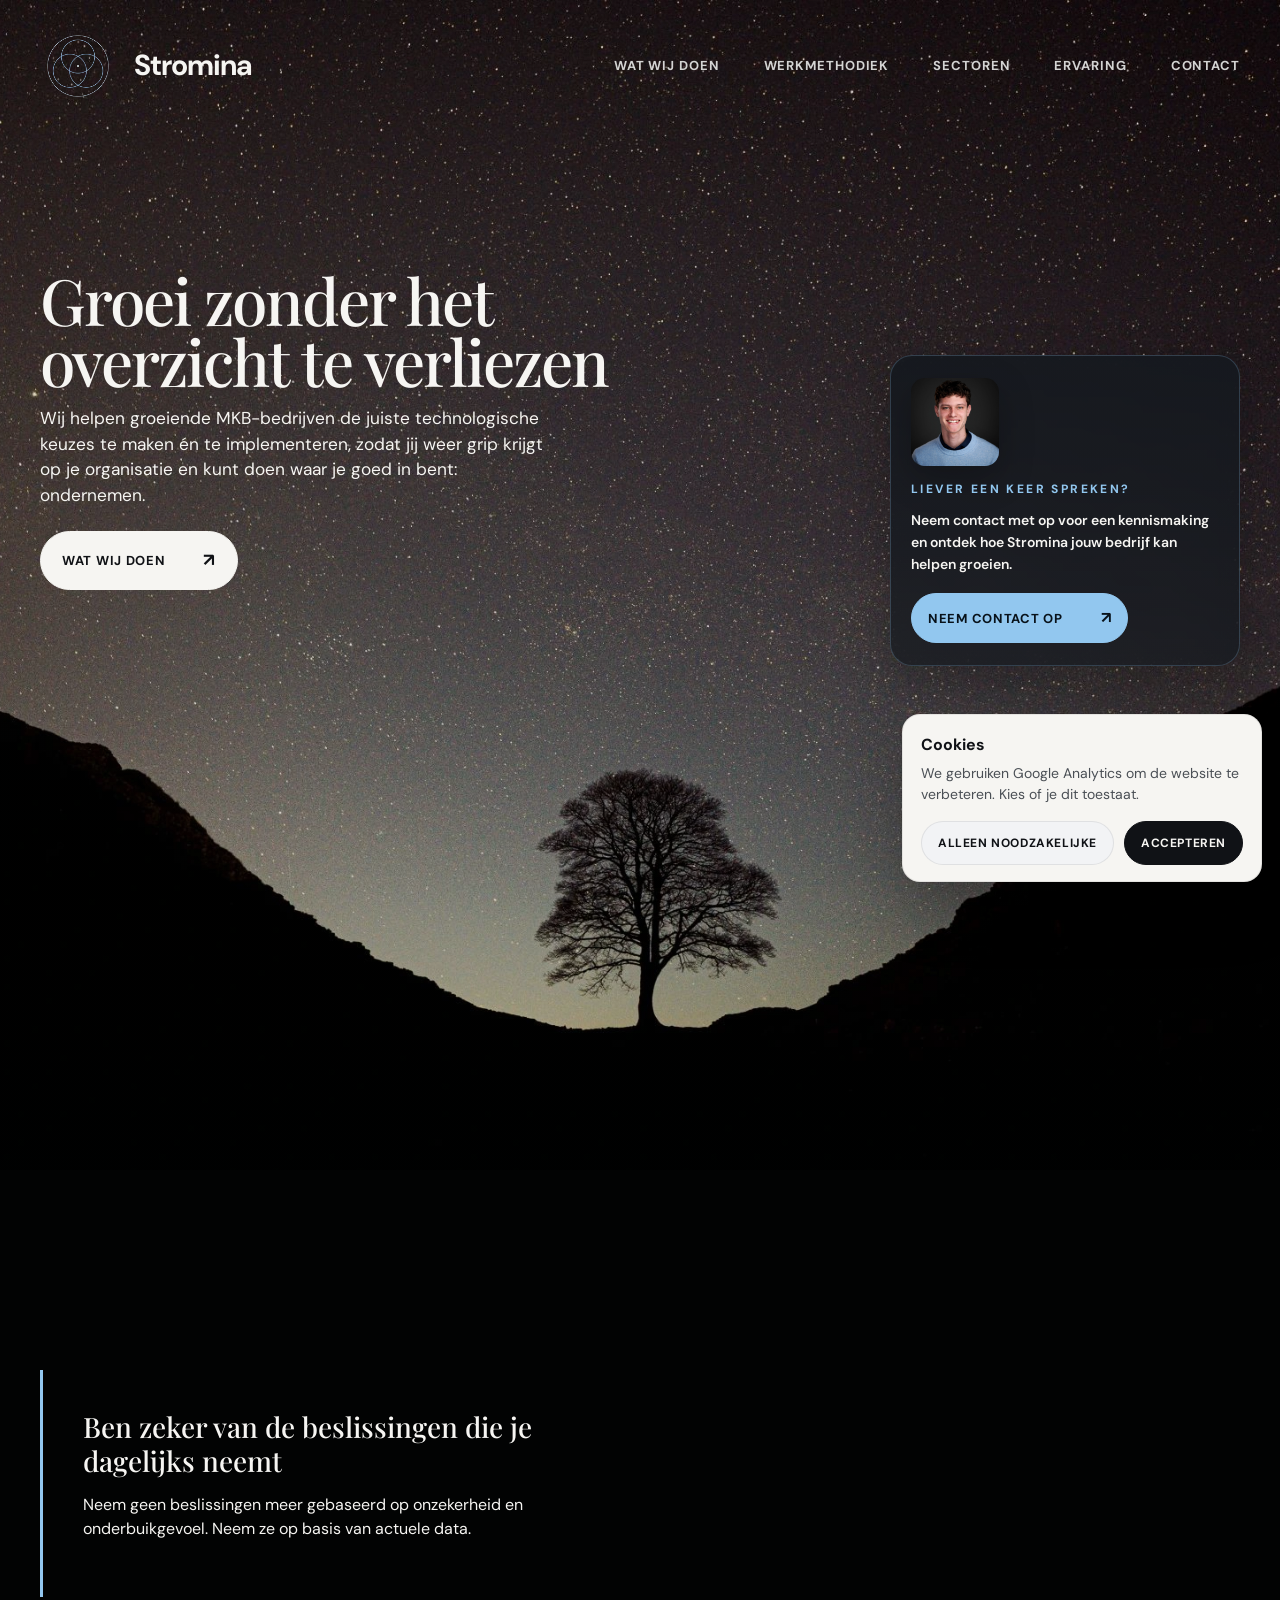
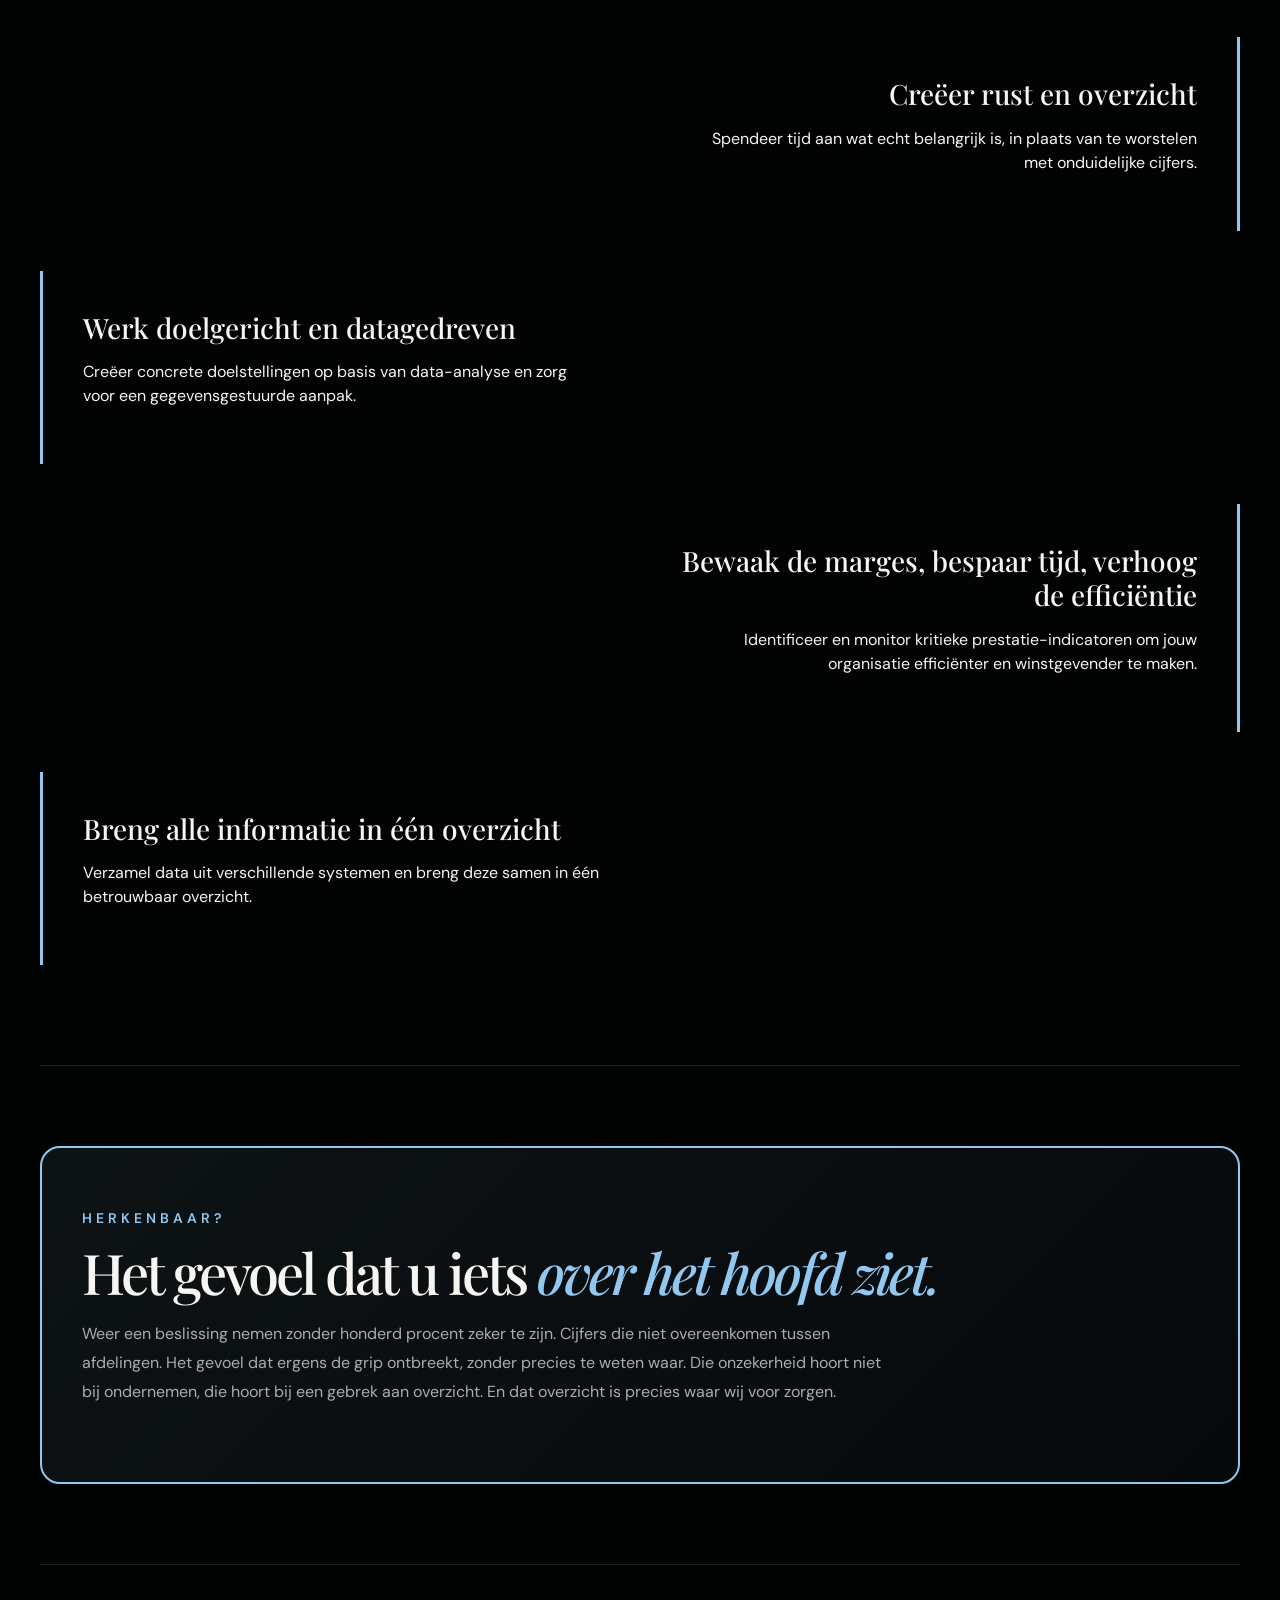
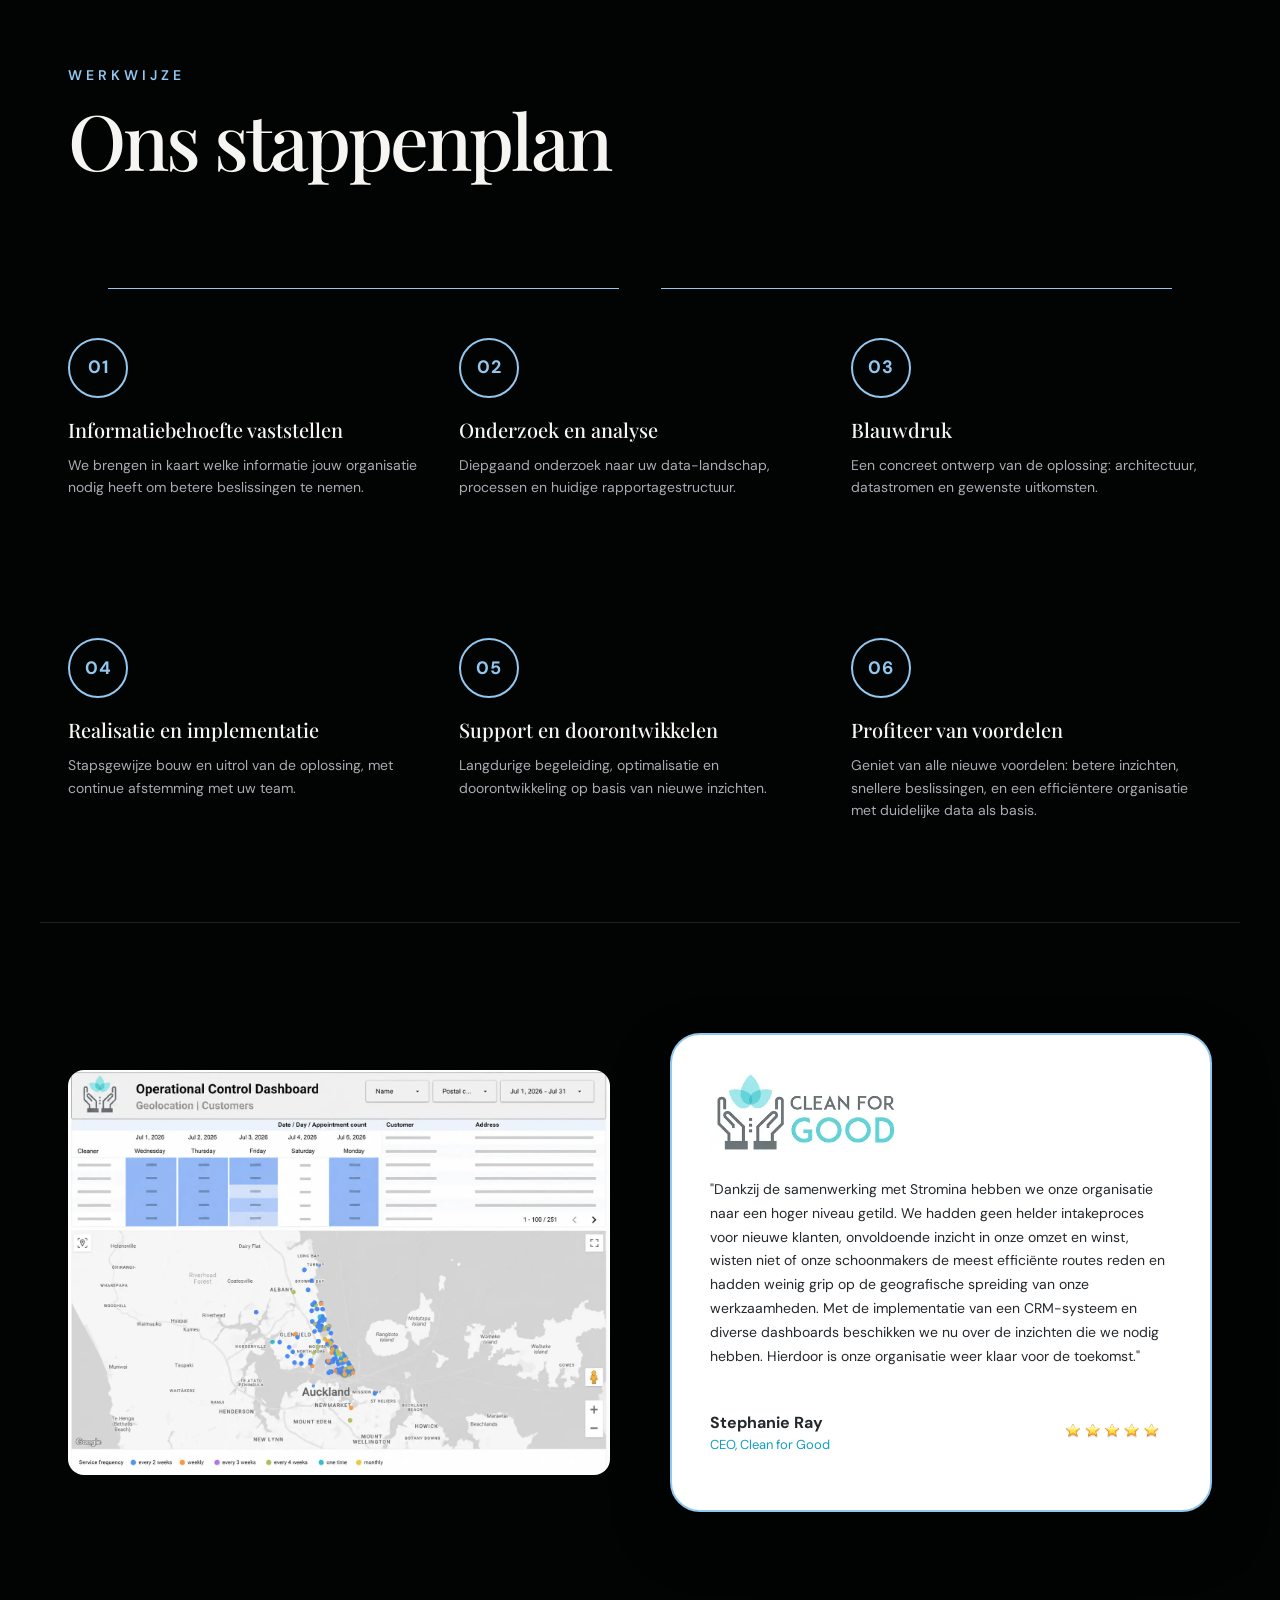
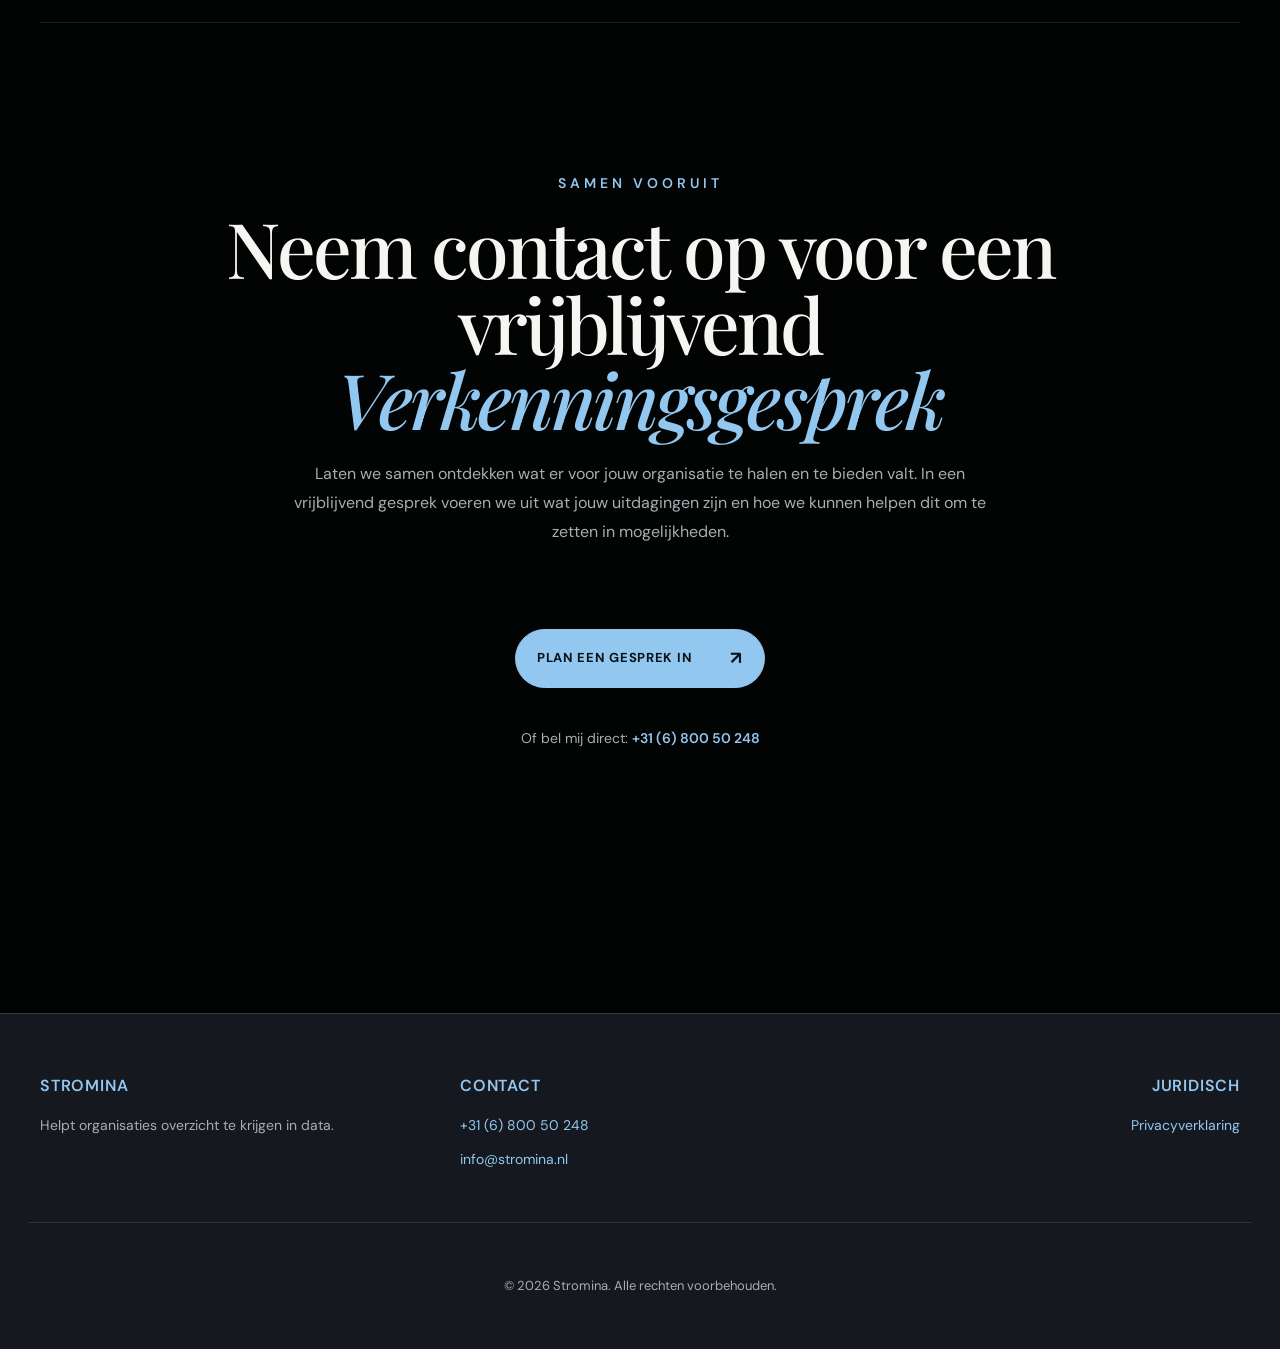
<file: index.html>
<!doctype html>
<html lang="nl">
<head>
  <meta charset="UTF-8">
  <meta name="viewport" content="width=device-width, initial-scale=1.0">
  <meta name="description" content="Stromina helpt organisaties om complexe data om te zetten in heldere inzichten en betere beslissingen.">
  <title>Stromina — Turning complexity into clarity</title>
  <link rel="icon" type="image/webp" href="Photo's/stromina_logo_transparent.webp">
  <link rel="preconnect" href="https://fonts.googleapis.com">
  <link rel="preconnect" href="https://fonts.gstatic.com" crossorigin>
  <link href="https://fonts.googleapis.com/css2?family=DM+Sans:wght@400;500;600;700&family=Playfair+Display:ital,wght@0,500;1,500&display=swap" rel="stylesheet">
  <link rel="stylesheet" href="style.css">
</head>
<body>
  <header class="site-header">
    <a class="brand" href="/" aria-label="Stromina home">
      <img src="Photo's/stromina_logo_transparent.webp" alt="" class="brand-mark">
      <span>Stromina</span>
    </a>
    <button class="menu-button" type="button" aria-expanded="false" aria-controls="main-nav" aria-label="Menu openen"><span></span><span></span></button>
    <nav id="main-nav" class="main-nav" aria-label="Hoofdnavigatie">
      <a href="/wat-wij-doen">Wat wij doen</a>
      <a href="/werkmethodiek">Werkmethodiek</a>      <a href="/sectoren">Sectoren</a>      <a href="/ervaring">Ervaring</a>
      <a href="/contact">Contact</a>
    </nav>
  </header>

  <main id="top">
    <section class="hero" aria-labelledby="hero-title">
      <div class="hero-inner">
        <div class="hero-content reveal">
          <h1 id="hero-title">Groei zonder het overzicht te verliezen</h1>
          <p class="hero-subtitle">Wij helpen groeiende MKB-bedrijven de juiste technologische keuzes te maken én te implementeren, zodat jij weer grip krijgt op je organisatie en kunt doen waar je goed in bent: ondernemen.</p>
          <a class="button button-light hero-cta" href="/wat-wij-doen">Wat wij doen <span aria-hidden="true">↗</span></a>
        </div>
        <aside class="hero-aside reveal" aria-label="Kennismaken met Stromina">
          <div class="hero-card hero-card--compact">
            <div class="hero-card__photo-wrap">
              <img src="Photo's/Profile photo.webp" alt="Jesse van der Wijngaart" class="hero-card__photo">
            </div>
            <p class="hero-card__eyebrow">Liever een keer spreken?</p>
            <p class="hero-card__text hero-card__text--strong">Neem contact met op voor een kennismaking en ontdek hoe Stromina jouw bedrijf kan helpen groeien.</p>
            <a class="button button-blue hero-card__cta" href="/contact">Neem contact op <span aria-hidden="true">↗</span></a>
          </div>
        </aside>
      </div>
    </section>

    <div class="content-shell">
      <section id="wat-wij-doen" class="section wat-wij-doen reveal">
        <div class="wij-doen-items">
          <div class="wij-doen-item wij-doen-left">
            <h3>Ben zeker van de beslissingen die je dagelijks neemt</h3>
            <p>Neem geen beslissingen meer gebaseerd op onzekerheid en onderbuikgevoel. Neem ze op basis van actuele data.</p>
          </div>
          <div class="wij-doen-item wij-doen-right">
            <h3>Creëer rust en overzicht</h3>
            <p>Spendeer tijd aan wat echt belangrijk is, in plaats van te worstelen met onduidelijke cijfers.</p>
          </div>
          <div class="wij-doen-item wij-doen-left">
            <h3>Werk doelgericht en datagedreven</h3>
            <p>Creëer concrete doelstellingen op basis van data-analyse en zorg voor een gegevensgestuurde aanpak.</p>
          </div>
          <div class="wij-doen-item wij-doen-right">
            <h3>Bewaak de marges, bespaar tijd, verhoog de efficiëntie</h3>
            <p>Identificeer en monitor kritieke prestatie-indicatoren om jouw organisatie efficiënter en winstgevender te maken.</p>
          </div>
          <div class="wij-doen-item wij-doen-left">
            <h3>Breng alle informatie in één overzicht</h3>
            <p>Verzamel data uit verschillende systemen en breng deze samen in één betrouwbaar overzicht.</p>
          </div>
        </div>
      </section>

      <section id="herkenning" class="section herkenning reveal">
        <div class="section-intro herkenning-content">
          <p class="eyebrow">Herkenbaar?</p>
          <h2>Het gevoel dat u iets <em>over het hoofd ziet.</em></h2>
          <p>Weer een beslissing nemen zonder honderd procent zeker te zijn. Cijfers die niet overeenkomen tussen afdelingen. Het gevoel dat ergens de grip ontbreekt, zonder precies te weten waar. Die onzekerheid hoort niet bij ondernemen, die hoort bij een gebrek aan overzicht. En dat overzicht is precies waar wij voor zorgen.</p>
        </div>
      </section>

      <section id="roadmap" class="section roadmap reveal">
        <a class="section-link-card" href="/werkmethodiek" aria-label="Ga naar de werkmethodiek pagina">
          <div class="roadmap-content">
            <p class="eyebrow">Werkwijze</p>
            <h2>Ons stappenplan</h2>
            <div class="roadmap-grid">
              <div class="roadmap-step">
                <div class="step-number">01</div>
                <h3>Informatiebehoefte vaststellen</h3>
                <p>We brengen in kaart welke informatie jouw organisatie nodig heeft om betere beslissingen te nemen.</p>
              </div>
              <div class="roadmap-step">
                <div class="step-number">02</div>
                <h3>Onderzoek en analyse</h3>
                <p>Diepgaand onderzoek naar uw data-landschap, processen en huidige rapportagestructuur.</p>
              </div>
              <div class="roadmap-step">
                <div class="step-number">03</div>
                <h3>Blauwdruk</h3>
                <p>Een concreet ontwerp van de oplossing: architectuur, datastromen en gewenste uitkomsten.</p>
              </div>
              <div class="roadmap-step">
                <div class="step-number">04</div>
                <h3>Realisatie en implementatie</h3>
                <p>Stapsgewijze bouw en uitrol van de oplossing, met continue afstemming met uw team.</p>
              </div>
              <div class="roadmap-step">
                <div class="step-number">05</div>
                <h3>Support en doorontwikkelen</h3>
                <p>Langdurige begeleiding, optimalisatie en doorontwikkeling op basis van nieuwe inzichten.</p>
              </div>
              <div class="roadmap-step">
                <div class="step-number">06</div>
                <h3>Profiteer van voordelen</h3>
                <p>Geniet van alle nieuwe voordelen: betere inzichten, snellere beslissingen, en een efficiëntere organisatie met duidelijke data als basis.</p>
              </div>
            </div>
          </div>
        </a>
      </section>

      <section class="section testimonial reveal" aria-label="Klantervaring">
        <a class="section-link-card" href="/ervaring" aria-label="Ga naar de ervaringen pagina">
          <div class="testimonial-container">
            <div class="dashboard-image">
              <img src="Photo's/Dashboard-Clean-for-Good.webp" alt="Stromina Dashboard Voorbeeld" class="dashboard-screenshot">
            </div>
            <div class="quote-card">
              <img src="Photo's/cleanforgood logo new.webp" alt="Clean for Good" class="client-logo">
              <blockquote>"Dankzij de samenwerking met Stromina hebben we onze organisatie naar een hoger niveau getild. We hadden geen helder intakeproces voor nieuwe klanten, onvoldoende inzicht in onze omzet en winst, wisten niet of onze schoonmakers de meest efficiënte routes reden en hadden weinig grip op de geografische spreiding van onze werkzaamheden. Met de implementatie van een CRM-systeem en diverse dashboards beschikken we nu over de inzichten die we nodig hebben. Hierdoor is onze organisatie weer klaar voor de toekomst."</blockquote>
              <div class="testimonial-author">
                <div>
                  <p><strong>Stephanie Ray</strong><span>CEO, Clean for Good</span></p>
                </div>
                <img src="Photo's/5star.webp" alt="Clean for Good" class="author-badge">
              </div>
            </div>
          </div>
        </a>
      </section>

      <section id="contact" class="section contact reveal">
        <div class="contact-content">
          <p class="eyebrow">Samen vooruit</p>
          <h2>Neem contact op voor een vrijblijvend<br><em>Verkenningsgesprek</em></h2>
          <p class="contact-subtitle">Laten we samen ontdekken wat er voor jouw organisatie te halen en te bieden valt. In een vrijblijvend gesprek voeren we uit wat jouw uitdagingen zijn en hoe we kunnen helpen dit om te zetten in mogelijkheden.</p>
          <a class="button button-blue" href="/contact">Plan een gesprek in <span aria-hidden="true">↗</span></a>
          <p class="contact-footer">Of bel mij direct: <a href="tel:+31680050248">+31 (6) 800 50 248</a></p>
        </div>
      </section>
    </div>
  </main>
  <footer class="site-footer">
    <div class="footer-content">
      <div class="footer-section">
        <h4>Stromina</h4>
        <p>Helpt organisaties overzicht te krijgen in data.</p>
      </div>
      <div class="footer-section">
        <h4>Contact</h4>
        <p><a href="tel:+31680050248">+31 (6) 800 50 248</a></p>
        <p><a href="mailto:info@stromina.nl">info@stromina.nl</a></p>
      </div>
      <div class="footer-section">
        <h4>Juridisch</h4>
        <p><a href="/privacyverklaring">Privacyverklaring</a></p>
      </div>
    </div>
    <div class="footer-bottom">
      <p>&copy; <span id="year">2024</span> Stromina. Alle rechten voorbehouden.</p>
    </div>
  </footer>
  <script src="script.js"></script>
</body>
</html>
</file>
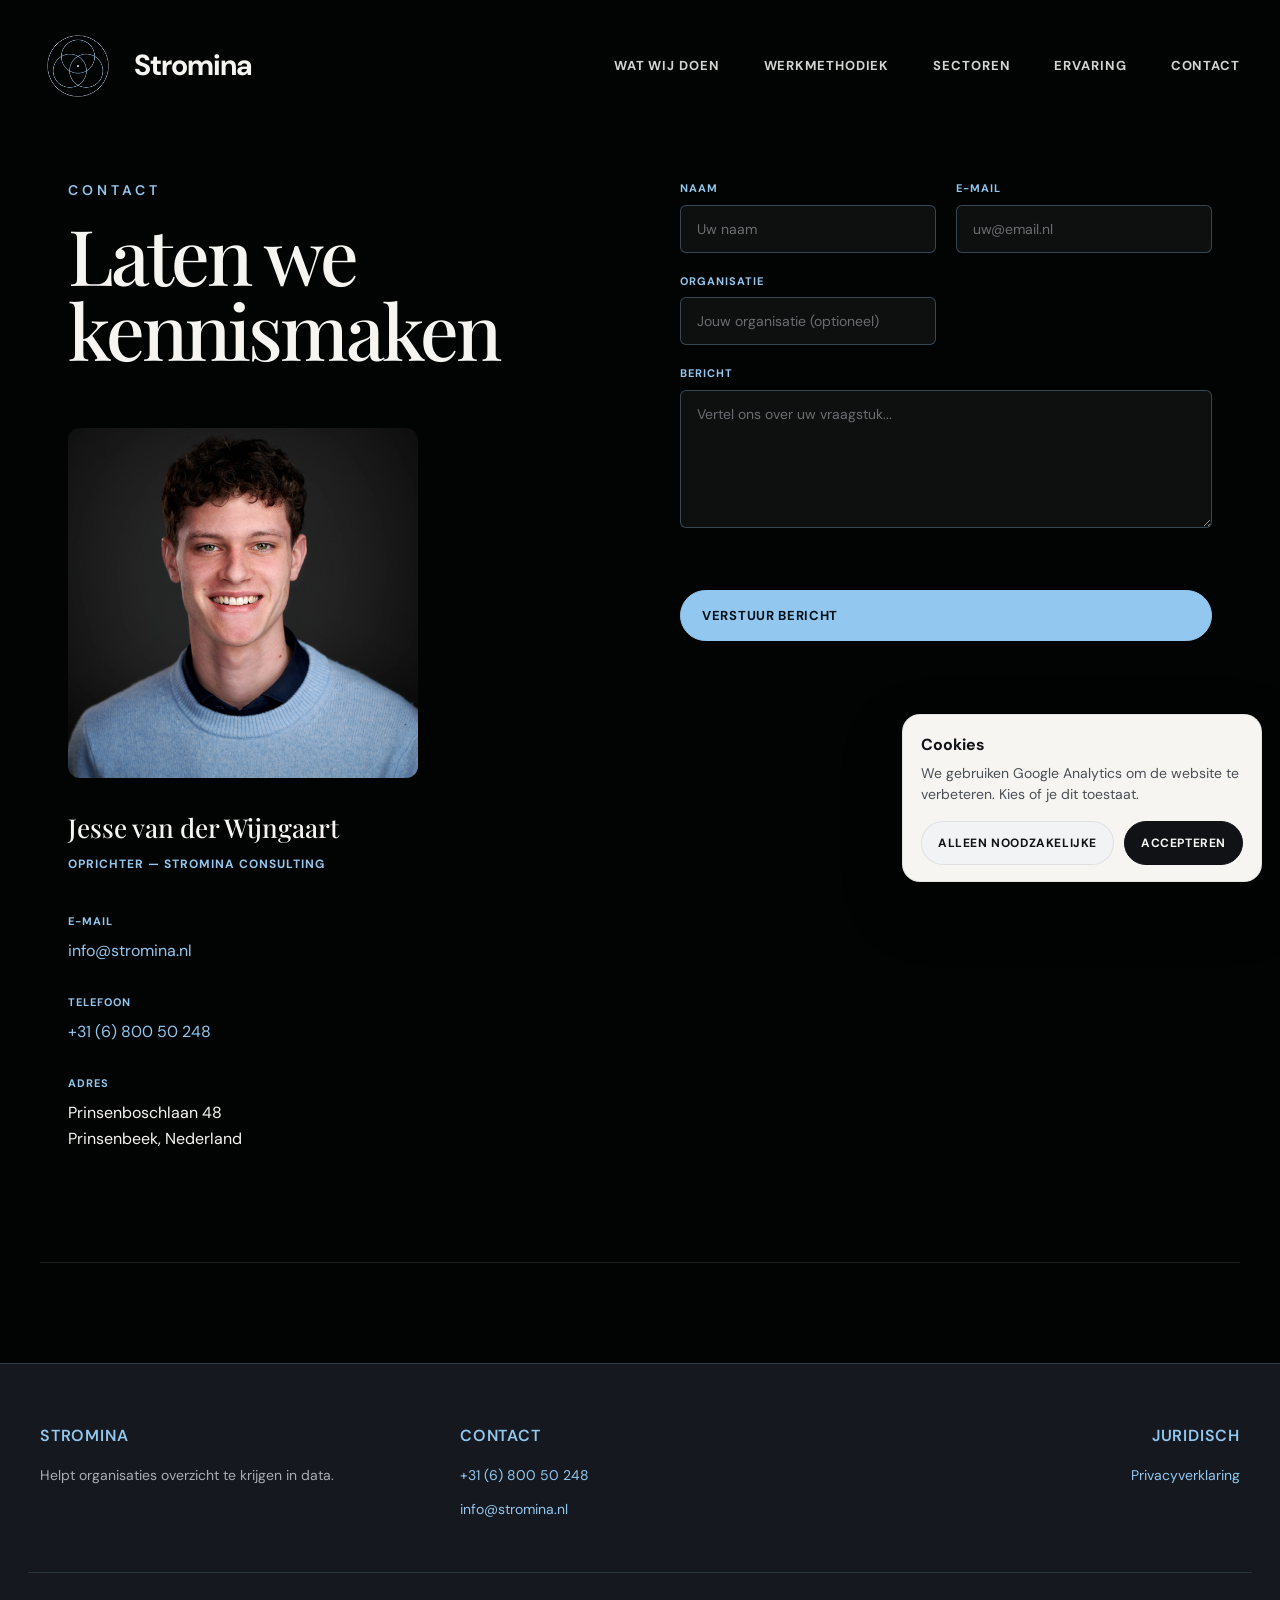
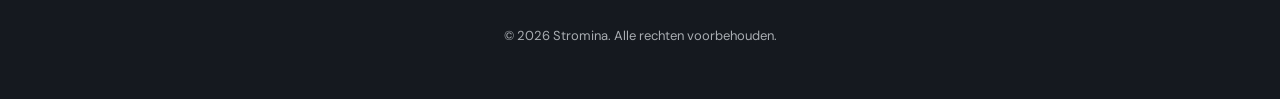
<file: contact.html>
<!doctype html>
<html lang="nl">
<head>
  <meta charset="UTF-8">
  <meta name="viewport" content="width=device-width, initial-scale=1.0">
  <meta name="description" content="Neem contact op met Stromina en laten we kennismaken over jouw vraagstuk.">
  <title>Contact — Stromina</title>
  <link rel="icon" type="image/webp" href="Photo's/stromina_logo_transparent.webp">
  <link rel="preconnect" href="https://fonts.googleapis.com">
  <link rel="preconnect" href="https://fonts.gstatic.com" crossorigin>
  <link href="https://fonts.googleapis.com/css2?family=DM+Sans:wght@400;500;600;700&family=Playfair+Display:ital,wght@0,500;1,500&display=swap" rel="stylesheet">
  <link rel="stylesheet" href="style.css">
</head>
<body>
  <header class="site-header">
    <a class="brand" href="/" aria-label="Stromina home">
      <img src="Photo's/stromina_logo_transparent.webp" alt="" class="brand-mark">
      <span>Stromina</span>
    </a>
    <button class="menu-button" type="button" aria-expanded="false" aria-controls="main-nav" aria-label="Menu openen"><span></span><span></span></button>
    <nav id="main-nav" class="main-nav" aria-label="Hoofdnavigatie">
      <a href="/wat-wij-doen">Wat wij doen</a>
      <a href="/werkmethodiek">Werkmethodiek</a>
      <a href="/sectoren">Sectoren</a>
      <a href="/ervaring">Ervaring</a>
      <a href="/contact">Contact</a>
    </nav>
  </header>

  <main>
    <div class="content-shell">
      <section id="contact-form" class="section contact-form reveal">
        <div class="contact-form-content">
          <div class="contact-form-left">
            <p class="eyebrow">Contact</p>
            <h2>Laten we kennismaken</h2>
            <div class="contact-person">
              <img src="Photo's/Profile photo.webp" alt="Jesse van der Wijngaart" class="profile-photo">
              <h3>Jesse van der Wijngaart</h3>
              <p class="role">OPRICHTER — STROMINA CONSULTING</p>
            </div>
            <div class="contact-info">
              <div class="info-block">
                <p class="label">E-MAIL</p>
                <p><a href="mailto:info@stromina.nl">info@stromina.nl</a></p>
              </div>
              <div class="info-block">
                <p class="label">TELEFOON</p>
                <p><a href="tel:+31680050248">+31 (6) 800 50 248</a></p>
              </div>
              <div class="info-block">
                <p class="label">ADRES</p>
                <p>Prinsenboschlaan 48<br>Prinsenbeek, Nederland</p>
              </div>
            </div>
          </div>

          <div class="contact-form-right">
            <form id="contactForm" class="form-group">
              <div class="form-row">
                <div class="form-field">
                  <label for="naam">NAAM</label>
                  <input type="text" id="naam" name="naam" placeholder="Uw naam" required>
                </div>
                <div class="form-field">
                  <label for="email">E-MAIL</label>
                  <input type="email" id="email" name="email" placeholder="uw@email.nl" required>
                </div>
              </div>
              <div class="form-row">
                <div class="form-field">
                  <label for="organisatie">ORGANISATIE</label>
                  <input type="text" id="organisatie" name="organisatie" placeholder="Jouw organisatie (optioneel)">
                </div>
              </div>
              <div class="form-row">
                <div class="form-field full-width">
                  <label for="bericht">BERICHT</label>
                  <textarea id="bericht" name="bericht" placeholder="Vertel ons over uw vraagstuk..." rows="6" required></textarea>
                </div>
              </div>
              <button type="submit" class="button button-blue">Verstuur bericht</button>
              <div id="successMessage" class="success-message" style="display:none;">
                <p>Bedankt! Uw bericht is verstuurd. We nemen snel contact met u op.</p>
              </div>
              <div id="errorMessage" class="error-message" style="display:none;">
                <p>Verzenden is niet gelukt. Probeer het opnieuw of mail direct naar <a href="mailto:info@stromina.nl">info@stromina.nl</a>.</p>
              </div>
            </form>
          </div>
        </div>
      </section>
    </div>
  </main>
  <footer class="site-footer">
    <div class="footer-content">
      <div class="footer-section">
        <h4>Stromina</h4>
        <p>Helpt organisaties overzicht te krijgen in data.</p>
      </div>
      <div class="footer-section">
        <h4>Contact</h4>
        <p><a href="tel:+31680050248">+31 (6) 800 50 248</a></p>
        <p><a href="mailto:info@stromina.nl">info@stromina.nl</a></p>
      </div>
      <div class="footer-section">
        <h4>Juridisch</h4>
        <p><a href="/privacyverklaring">Privacyverklaring</a></p>
      </div>
    </div>
    <div class="footer-bottom">
      <p>&copy; <span id="year">2024</span> Stromina. Alle rechten voorbehouden.</p>
    </div>
  </footer>
  <script src="script.js"></script>
</body>
</html>
</file>
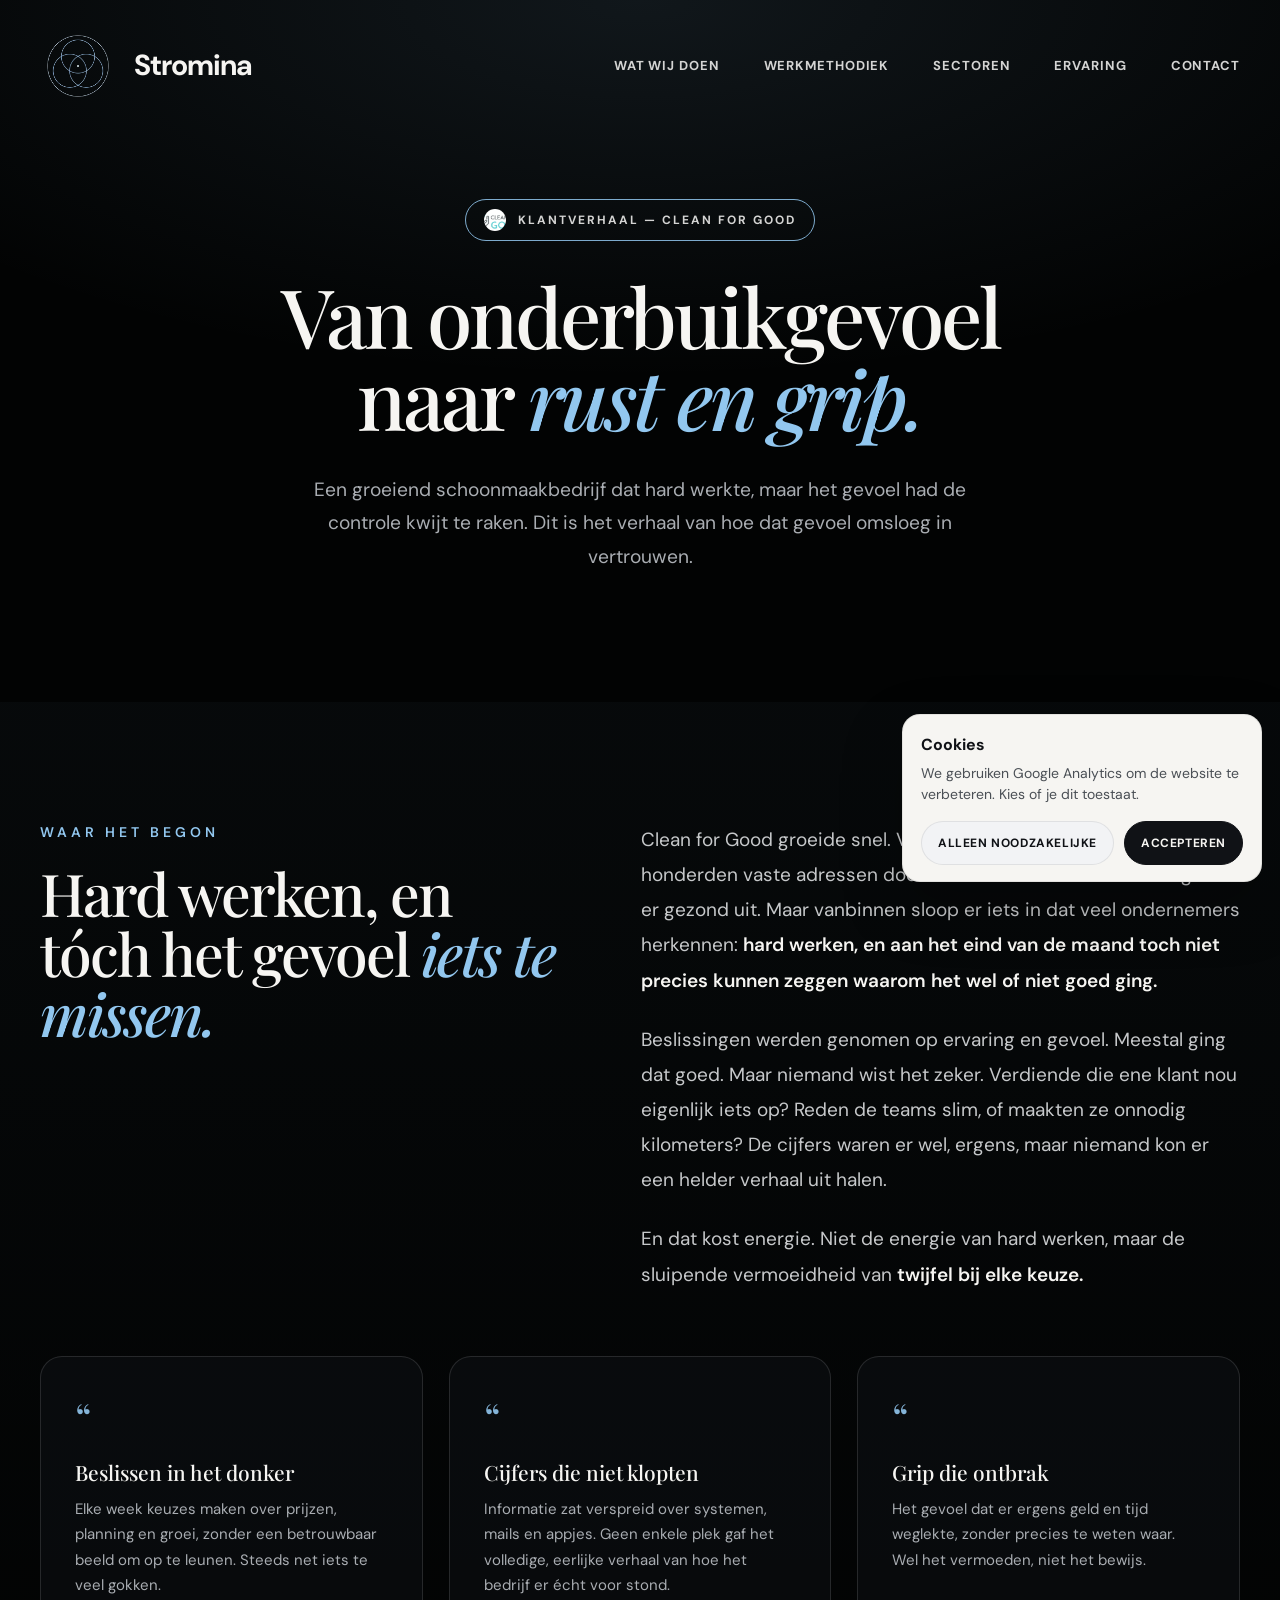
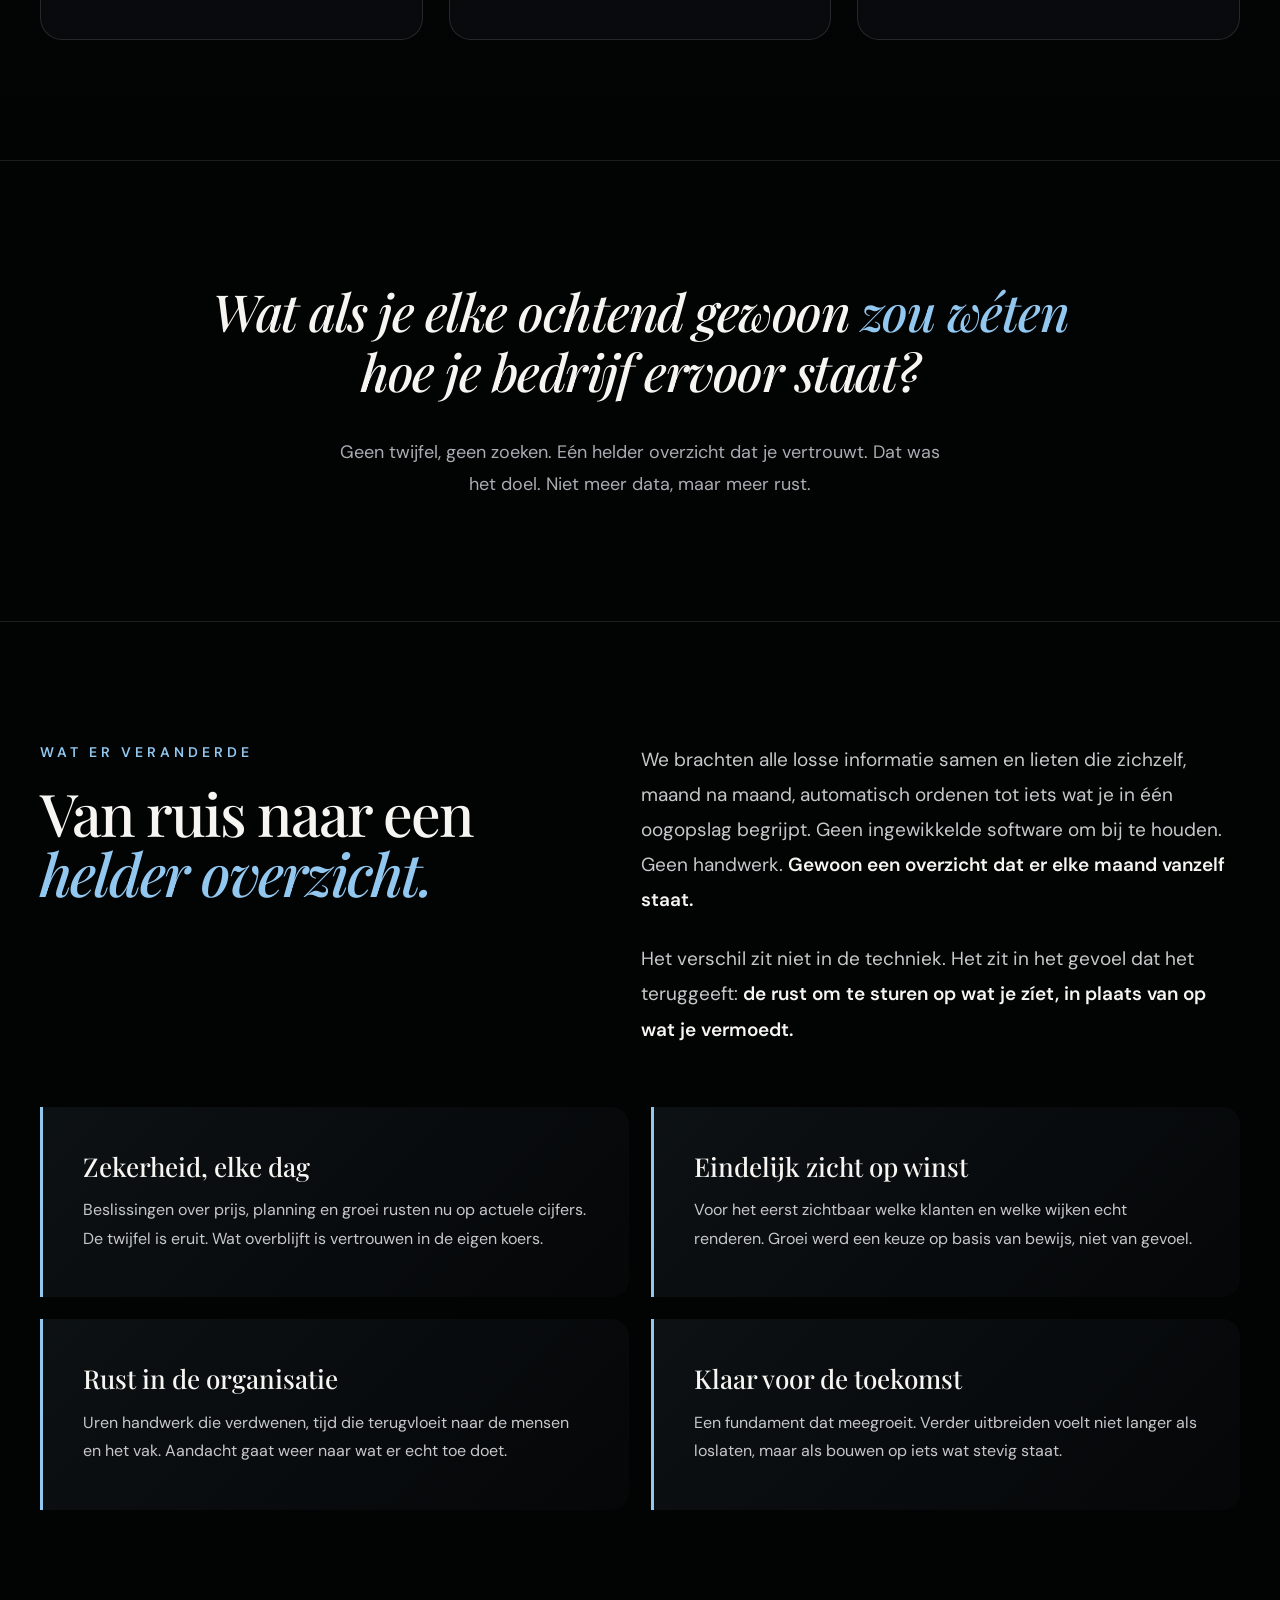
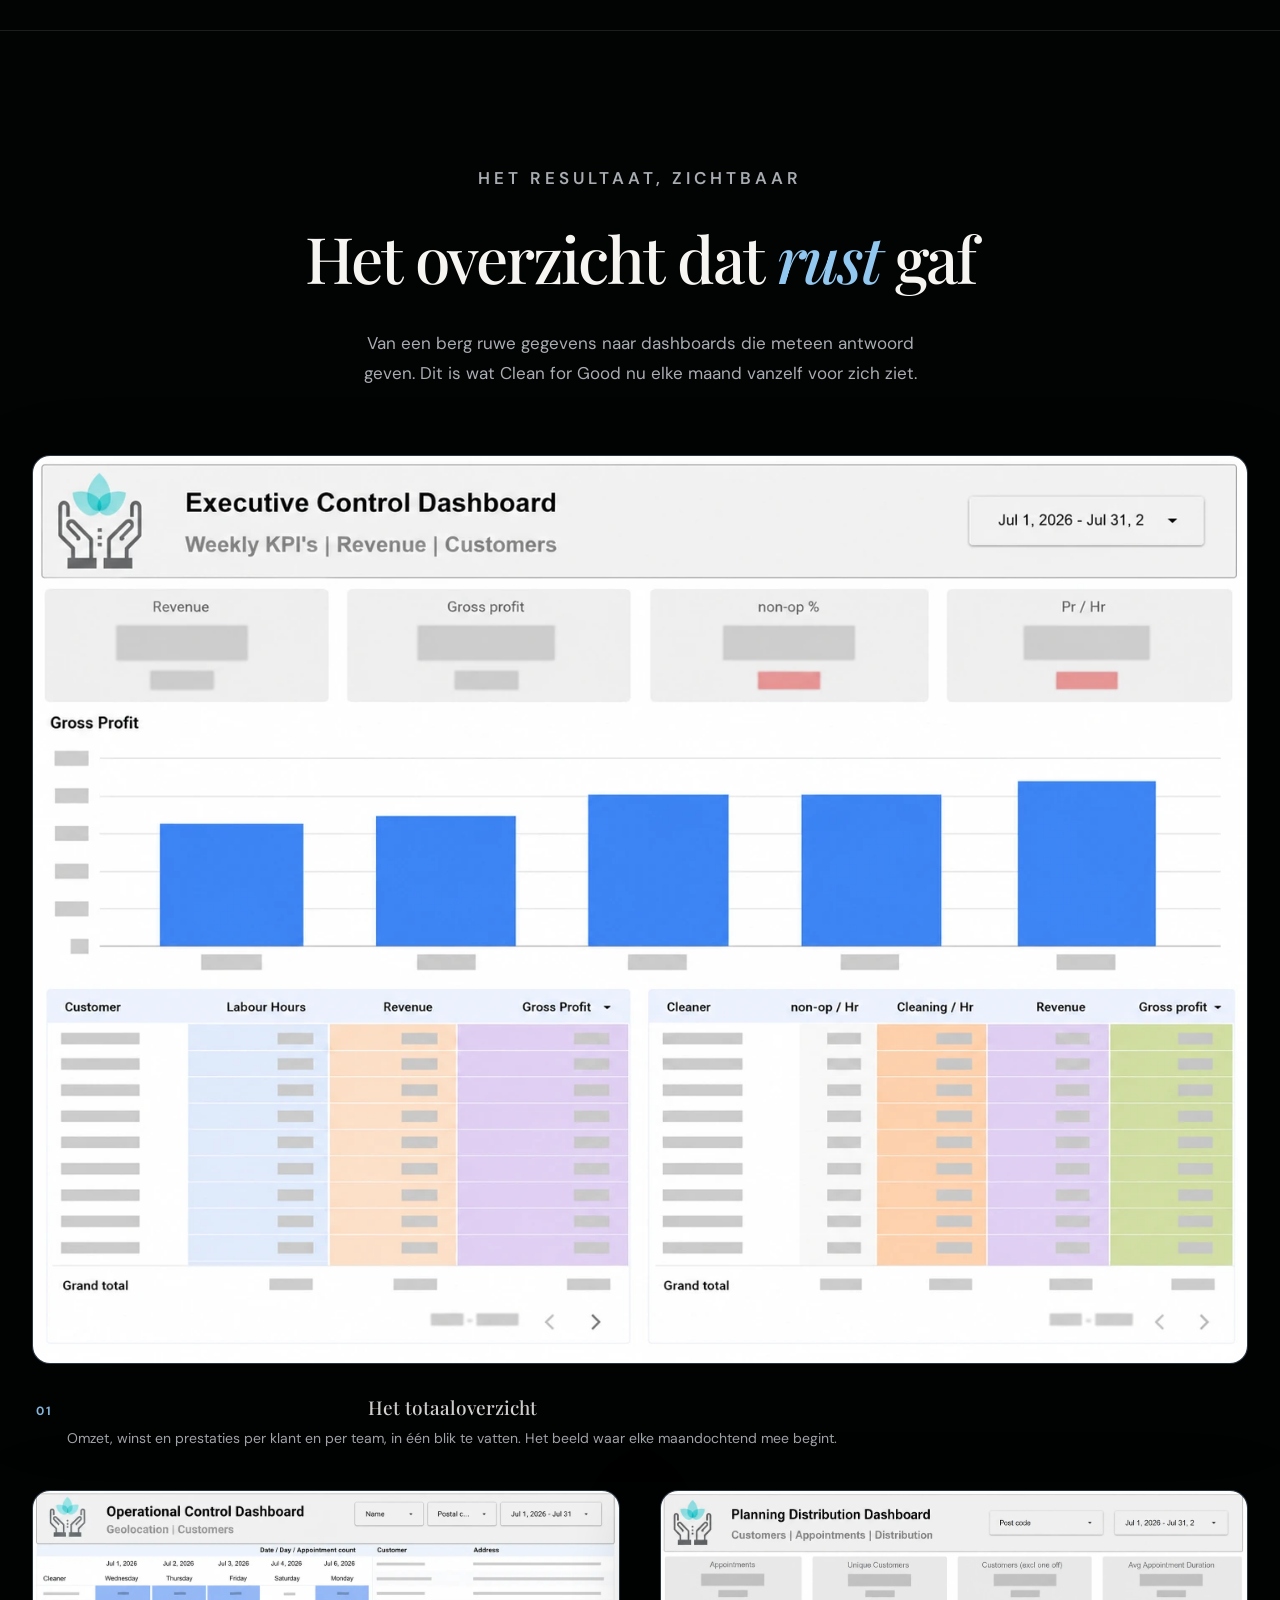
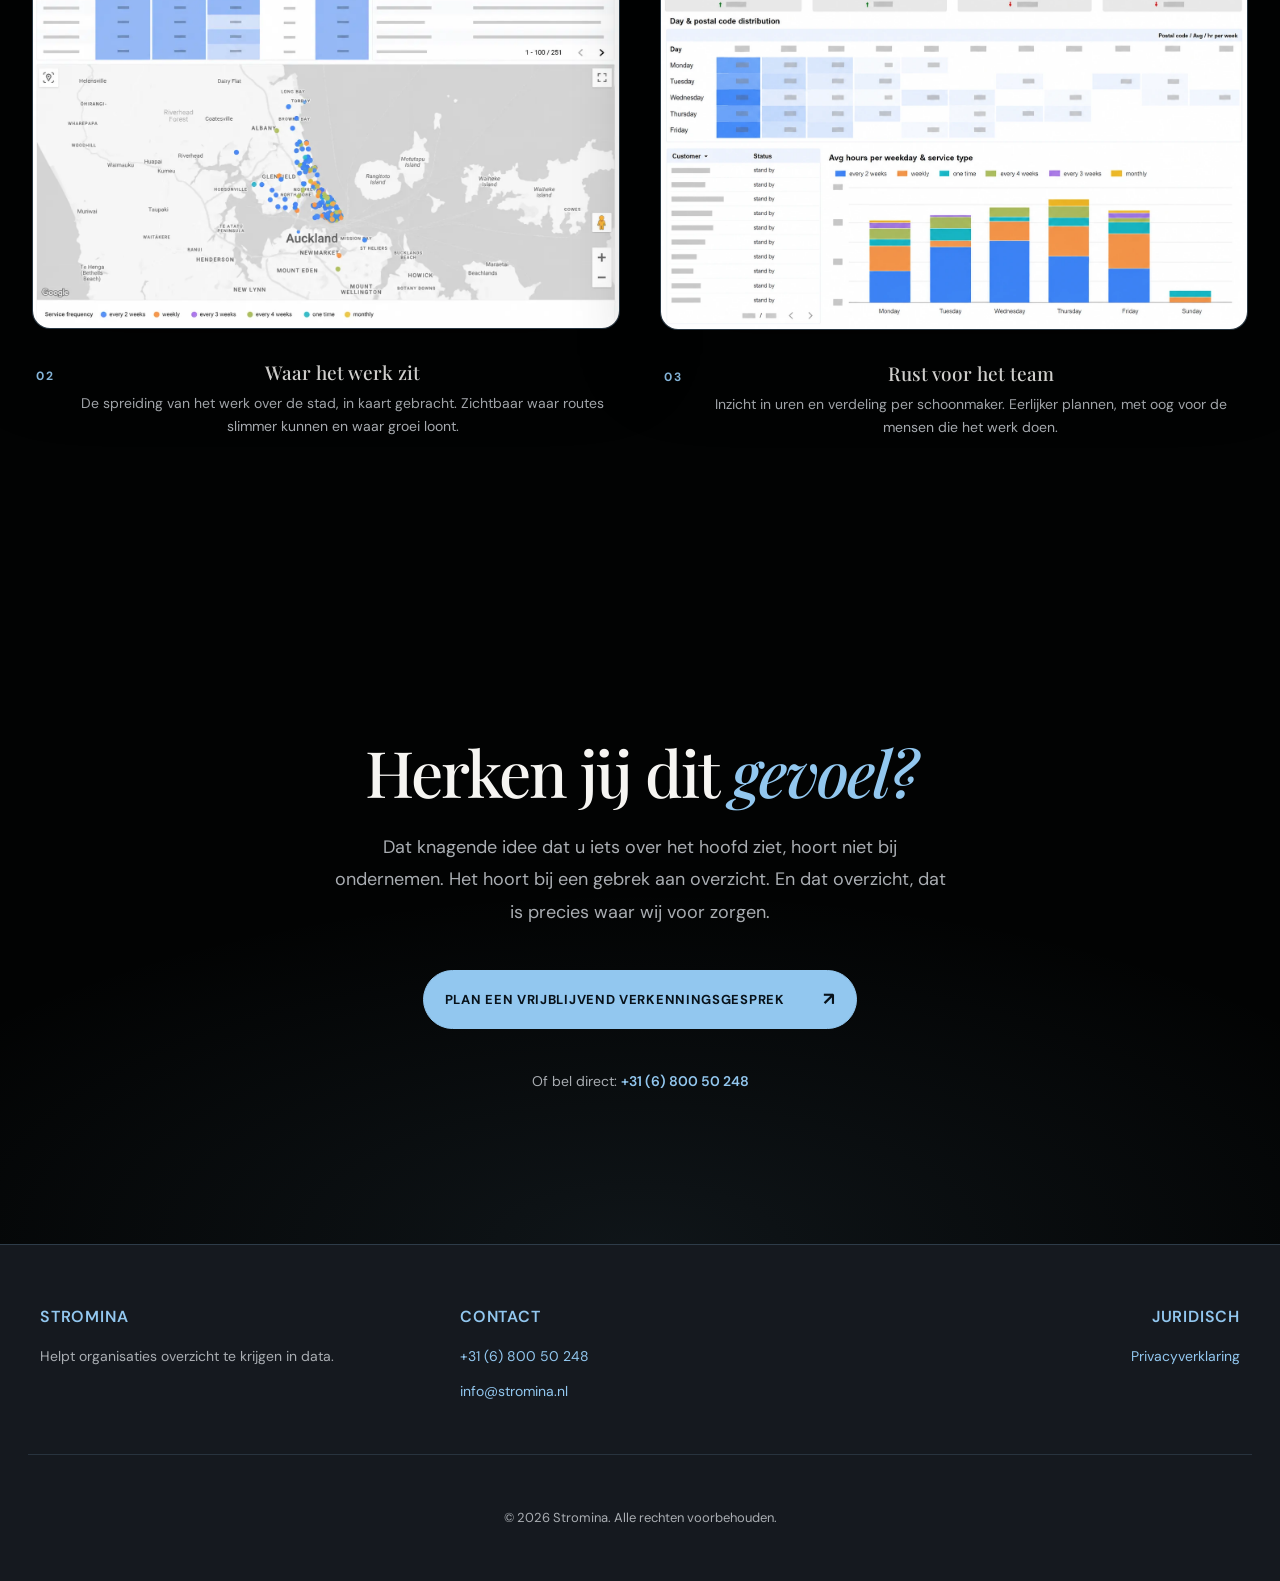
<file: ervaring.html>
<!doctype html>
<html lang="nl">
<head>
  <meta charset="UTF-8">
  <meta name="viewport" content="width=device-width, initial-scale=1.0">
  <meta name="description" content="Hoe Clean for Good van onderbuikgevoel naar rust en overzicht ging. Een verhaal over grip, vertrouwen en betere beslissingen.">
  <title>Clean for Good — Stromina</title>
  <link rel="icon" type="image/webp" href="Photo's/stromina_logo_transparent.webp">
  <link rel="preconnect" href="https://fonts.googleapis.com">
  <link rel="preconnect" href="https://fonts.gstatic.com" crossorigin>
  <link href="https://fonts.googleapis.com/css2?family=DM+Sans:wght@400;500;600;700&family=Playfair+Display:ital,wght@0,500;1,500&display=swap" rel="stylesheet">
  <link rel="stylesheet" href="style.css">
  <style>
    /* ---- Case study specific, built on top of the existing tokens ---- */
    .case-hero{position:relative;min-height:78svh;display:grid;place-items:center;text-align:center;padding:160px 24px 90px;overflow:hidden;background:radial-gradient(120% 90% at 50% 0%,rgba(146,199,239,.10) 0%,transparent 60%),var(--black)}
    .case-hero-inner{max-width:1000px;position:relative;z-index:1}
    .case-hero .client-tag{display:inline-flex;align-items:center;gap:12px;margin:0 auto 34px;padding:9px 18px;border:1px solid var(--line);border-radius:999px;font-size:12px;font-weight:700;text-transform:uppercase;letter-spacing:2px;color:#d4d4d3}
    .case-hero .client-tag img{width:22px;height:22px;border-radius:50%;object-fit:cover}
    .case-hero h1{margin:0;font-family:var(--serif);font-weight:500;line-height:1.0;letter-spacing:-3px;font-size:clamp(46px,6.4vw,96px)}
    .case-hero h1 em{color:var(--blue);font-style:italic}
    .case-hero .lede{max-width:660px;margin:34px auto 0;color:var(--muted);font-size:clamp(17px,1.5vw,20px);line-height:1.75}

    /* full-bleed story bands */
    .band{width:100%;padding:120px max(32px,calc((100% - 1200px)/2))}
    .band + .band{border-top:1px solid rgba(255,255,255,.10)}
    .band-inner{max-width:1200px;margin:0 auto}

    .story-lead{display:grid;grid-template-columns:1fr 1.15fr;gap:80px;align-items:start}
    .story-lead .eyebrow{margin-bottom:20px}
    .story-lead h2{margin:0;font-family:var(--serif);font-weight:500;letter-spacing:-2px;line-height:1.02;font-size:clamp(38px,4.6vw,64px)}
    .story-lead h2 em{color:var(--blue);font-style:italic}
    .story-lead .body p{color:#c6c8ca;font-size:19px;line-height:1.85;margin:0 0 24px}
    .story-lead .body p:last-child{margin-bottom:0}
    .story-lead .body strong{color:var(--white);font-weight:600}

    /* the "before" — pain, quiet and heavy */
    .pijn-band{background:linear-gradient(180deg,rgba(146,199,239,.03),transparent)}
    .pijn-grid{display:grid;grid-template-columns:repeat(3,1fr);gap:26px;margin-top:64px}
    .pijn-card{padding:40px 34px;border:1px solid rgba(255,255,255,.12);border-radius:22px;background:rgba(21,25,31,.35);transition:.25s}
    .pijn-card:hover{border-color:var(--line);background:rgba(21,25,31,.6);transform:translateY(-3px)}
    .pijn-card .mark{font-family:var(--serif);font-size:40px;color:var(--blue);line-height:1;margin-bottom:22px;opacity:.9}
    .pijn-card h3{margin:0 0 12px;font-size:21px;font-family:var(--serif);font-weight:500;color:var(--white);line-height:1.25}
    .pijn-card p{margin:0;color:var(--muted);font-size:15px;line-height:1.7}

    /* the turn / pull quote */
    .turn{text-align:center}
    .turn .kanteling{max-width:920px;margin:0 auto;font-family:var(--serif);font-weight:500;font-style:italic;letter-spacing:-1.5px;line-height:1.18;font-size:clamp(30px,4vw,52px);color:var(--white)}
    .turn .kanteling em{color:var(--blue);font-style:italic}
    .turn .sub{max-width:620px;margin:34px auto 0;color:var(--muted);font-size:18px;line-height:1.8}

    /* rust — the after feeling */
    .rust-grid{display:grid;grid-template-columns:1fr 1fr;gap:22px;margin-top:60px}
    .rust-card{padding:44px 40px;border-left:3px solid var(--blue);background:linear-gradient(135deg,rgba(146,199,239,.07),rgba(146,199,239,.02));border-radius:0 18px 18px 0}
    .rust-card h3{margin:0 0 14px;font-size:26px;font-family:var(--serif);font-weight:500;color:var(--white);line-height:1.2}
    .rust-card p{margin:0;color:#c6c8ca;font-size:16px;line-height:1.8}

    /* dashboard showcase — full width */
    .showcase{background:var(--black);padding:110px 0}
    .showcase .band-inner{max-width:1440px;padding:0 max(32px,calc((100% - 1440px)/2))}
    .showcase-head{text-align:center;max-width:720px;margin:0 auto 66px}
    .showcase-head .eyebrow{margin-bottom:16px}
    .showcase-head h2{margin:0;font-family:var(--serif);font-weight:500;letter-spacing:-2px;font-size:clamp(38px,5vw,68px)}
    .showcase-head h2 em{color:var(--blue);font-style:italic}
    .showcase-head p{margin:22px auto 0;color:var(--muted);font-size:17px;line-height:1.8;max-width:600px}

    .shot{position:relative;border-radius:18px;overflow:hidden;border:1px solid rgba(146,199,239,.22);background:#0c0f13;box-shadow:0 30px 80px rgba(0,0,0,.45);display:inline-block}
    .shot img{width:auto;height:auto;max-width:100%;display:block}
    .shot-caption{display:flex;align-items:baseline;gap:14px;margin:22px 4px 0}
    .shot-caption .num{font-size:12px;font-weight:700;letter-spacing:2px;color:var(--blue)}
    .shot-caption .txt h4{margin:0 0 6px;font-size:19px;font-family:var(--serif);font-weight:500;color:var(--white)}
    .shot-caption .txt p{margin:0;color:var(--muted);font-size:14px;line-height:1.6}

    .shot-full{margin-bottom:40px;text-align:center}
    .shot-duo{display:grid;grid-template-columns:1fr 1fr;gap:40px;margin-bottom:40px;text-align:center}

    /* closing cta reuses .contact vibe */
    .case-cta{text-align:center;padding:150px 24px;background:radial-gradient(110% 90% at 50% 100%,rgba(146,199,239,.09),transparent 60%),var(--black)}
    .case-cta-inner{max-width:820px;margin:0 auto}
    .case-cta h2{margin:0;font-family:var(--serif);font-weight:500;letter-spacing:-2px;line-height:1.05;font-size:clamp(38px,5vw,72px)}
    .case-cta h2 em{color:var(--blue);font-style:italic}
    .case-cta p{margin:26px auto 0;color:var(--muted);font-size:18px;line-height:1.8;max-width:620px}
    .case-cta .footer-note{margin-top:40px;font-size:14px;color:var(--muted)}
    .case-cta .footer-note a{color:var(--blue);font-weight:600}

    @media(max-width:900px){
      .band{padding:80px 22px}
      .story-lead{grid-template-columns:1fr;gap:34px}
      .pijn-grid{grid-template-columns:1fr;gap:18px}
      .rust-grid{grid-template-columns:1fr;gap:16px}
      .shot-duo{grid-template-columns:1fr;gap:40px}
      .showcase{padding:80px 0}
    }
    @media(max-width:560px){
      .case-hero{padding:130px 18px 70px;min-height:auto}
      .rust-card{padding:32px 26px}
      .pijn-card{padding:32px 26px}
    }
  </style>
</head>
<body>
  <header class="site-header">
    <a class="brand" href="/" aria-label="Stromina home">
      <img src="Photo's/stromina_logo_transparent.webp" alt="" class="brand-mark">
      <span>Stromina</span>
    </a>
    <button class="menu-button" type="button" aria-expanded="false" aria-controls="main-nav" aria-label="Menu openen"><span></span><span></span></button>
    <nav id="main-nav" class="main-nav" aria-label="Hoofdnavigatie">
      <a href="/wat-wij-doen">Wat wij doen</a>
      <a href="/werkmethodiek">Werkmethodiek</a>
      <a href="/sectoren">Sectoren</a>
      <a href="/ervaring">Ervaring</a>
      <a href="/contact">Contact</a>
    </nav>
  </header>

  <main>
    <!-- HERO -->
    <section class="case-hero" aria-labelledby="case-title">
      <div class="case-hero-inner reveal">
        <span class="client-tag">
          <img src="Photo's/cleanforgood logo new.webp" alt="">
          Klantverhaal — Clean for Good
        </span>
        <h1 id="case-title">Van onderbuikgevoel<br>naar <em>rust en grip.</em></h1>
        <p class="lede">Een groeiend schoonmaakbedrijf dat hard werkte, maar het gevoel had de controle kwijt te raken. Dit is het verhaal van hoe dat gevoel omsloeg in vertrouwen.</p>
      </div>
    </section>

    <!-- THE SITUATION -->
    <section class="band pijn-band reveal">
      <div class="band-inner">
        <div class="story-lead">
          <div>
            <p class="eyebrow">Waar het begon</p>
            <h2>Hard werken, en tóch het gevoel <em>iets te missen.</em></h2>
          </div>
          <div class="body">
            <p>Clean for Good groeide snel. Van een handjevol klanten naar honderden vaste adressen door heel Auckland. Van buiten zag alles er gezond uit. Maar vanbinnen sloop er iets in dat veel ondernemers herkennen: <strong>hard werken, en aan het eind van de maand toch niet precies kunnen zeggen waarom het wel of niet goed ging.</strong></p>
            <p>Beslissingen werden genomen op ervaring en gevoel. Meestal ging dat goed. Maar niemand wist het zeker. Verdiende die ene klant nou eigenlijk iets op? Reden de teams slim, of maakten ze onnodig kilometers? De cijfers waren er wel, ergens, maar niemand kon er een helder verhaal uit halen.</p>
            <p>En dat kost energie. Niet de energie van hard werken, maar de sluipende vermoeidheid van <strong>twijfel bij elke keuze.</strong></p>
          </div>
        </div>

        <div class="pijn-grid">
          <div class="pijn-card">
            <div class="mark">&ldquo;</div>
            <h3>Beslissen in het donker</h3>
            <p>Elke week keuzes maken over prijzen, planning en groei, zonder een betrouwbaar beeld om op te leunen. Steeds net iets te veel gokken.</p>
          </div>
          <div class="pijn-card">
            <div class="mark">&ldquo;</div>
            <h3>Cijfers die niet klopten</h3>
            <p>Informatie zat verspreid over systemen, mails en appjes. Geen enkele plek gaf het volledige, eerlijke verhaal van hoe het bedrijf er écht voor stond.</p>
          </div>
          <div class="pijn-card">
            <div class="mark">&ldquo;</div>
            <h3>Grip die ontbrak</h3>
            <p>Het gevoel dat er ergens geld en tijd weglekte, zonder precies te weten waar. Wel het vermoeden, niet het bewijs.</p>
          </div>
        </div>
      </div>
    </section>

    <!-- THE TURN -->
    <section class="band turn reveal">
      <div class="band-inner">
        <p class="kanteling">Wat als je elke ochtend gewoon <em>zou wéten</em> hoe je bedrijf ervoor staat?</p>
        <p class="sub">Geen twijfel, geen zoeken. Eén helder overzicht dat je vertrouwt. Dat was het doel. Niet meer data, maar meer rust.</p>
      </div>
    </section>

    <!-- THE AFTER / RUST -->
    <section class="band reveal">
      <div class="band-inner">
        <div class="story-lead">
          <div>
            <p class="eyebrow">Wat er veranderde</p>
            <h2>Van ruis naar een <em>helder overzicht.</em></h2>
          </div>
          <div class="body">
            <p>We brachten alle losse informatie samen en lieten die zichzelf, maand na maand, automatisch ordenen tot iets wat je in één oogopslag begrijpt. Geen ingewikkelde software om bij te houden. Geen handwerk. <strong>Gewoon een overzicht dat er elke maand vanzelf staat.</strong></p>
            <p>Het verschil zit niet in de techniek. Het zit in het gevoel dat het teruggeeft: <strong>de rust om te sturen op wat je zíet, in plaats van op wat je vermoedt.</strong></p>
          </div>
        </div>

        <div class="rust-grid">
          <div class="rust-card">
            <h3>Zekerheid, elke dag</h3>
            <p>Beslissingen over prijs, planning en groei rusten nu op actuele cijfers. De twijfel is eruit. Wat overblijft is vertrouwen in de eigen koers.</p>
          </div>
          <div class="rust-card">
            <h3>Eindelijk zicht op winst</h3>
            <p>Voor het eerst zichtbaar welke klanten en welke wijken echt renderen. Groei werd een keuze op basis van bewijs, niet van gevoel.</p>
          </div>
          <div class="rust-card">
            <h3>Rust in de organisatie</h3>
            <p>Uren handwerk die verdwenen, tijd die terugvloeit naar de mensen en het vak. Aandacht gaat weer naar wat er echt toe doet.</p>
          </div>
          <div class="rust-card">
            <h3>Klaar voor de toekomst</h3>
            <p>Een fundament dat meegroeit. Verder uitbreiden voelt niet langer als loslaten, maar als bouwen op iets wat stevig staat.</p>
          </div>
        </div>
      </div>
    </section>

    <!-- DASHBOARD SHOWCASE (full width, screenshots go here) -->
    <section class="band showcase reveal">
      <div class="band-inner">
        <div class="showcase-head">
          <p class="eyebrow">Het resultaat, zichtbaar</p>
          <h2>Het overzicht dat <em>rust</em> gaf</h2>
          <p>Van een berg ruwe gegevens naar dashboards die meteen antwoord geven. Dit is wat Clean for Good nu elke maand vanzelf voor zich ziet.</p>
        </div>

        <!-- FULL WIDTH HERO SCREENSHOT -->
        <div class="shot-full">
          <div class="shot">
            <img src="Photo's/dashboard1.webp" alt="Totaaloverzicht dashboard Clean for Good">
          </div>
          <div class="shot-caption">
            <span class="num">01</span>
            <div class="txt">
              <h4>Het totaaloverzicht</h4>
              <p>Omzet, winst en prestaties per klant en per team, in één blik te vatten. Het beeld waar elke maandochtend mee begint.</p>
            </div>
          </div>
        </div>

        <!-- TWO SIDE BY SIDE -->
        <div class="shot-duo">
          <div>
            <div class="shot">
              <img src="Photo's/Dashboard-Clean-for-Good.webp" alt="Geografisch dashboard">
            </div>
            <div class="shot-caption">
              <span class="num">02</span>
              <div class="txt">
                <h4>Waar het werk zit</h4>
                <p>De spreiding van het werk over de stad, in kaart gebracht. Zichtbaar waar routes slimmer kunnen en waar groei loont.</p>
              </div>
            </div>
          </div>
          <div>
            <div class="shot">
              <img src="Photo's/dashboard3.webp" alt="Team en inzet dashboard">
            </div>
            <div class="shot-caption">
              <span class="num">03</span>
              <div class="txt">
                <h4>Rust voor het team</h4>
                <p>Inzicht in uren en verdeling per schoonmaker. Eerlijker plannen, met oog voor de mensen die het werk doen.</p>
              </div>
            </div>
          </div>
        </div>
      </div>
    </section>

    <!-- CLOSING CTA -->
    <section class="case-cta reveal">
      <div class="case-cta-inner">
        <h2>Herken jij dit <em>gevoel?</em></h2>
        <p>Dat knagende idee dat u iets over het hoofd ziet, hoort niet bij ondernemen. Het hoort bij een gebrek aan overzicht. En dat overzicht, dat is precies waar wij voor zorgen.</p>
        <a class="button button-blue" href="/contact">Plan een vrijblijvend verkenningsgesprek <span aria-hidden="true">↗</span></a>
        <p class="footer-note">Of bel direct: <a href="tel:+31680050248">+31 (6) 800 50 248</a></p>
      </div>
    </section>
  </main>
  <footer class="site-footer">
    <div class="footer-content">
      <div class="footer-section">
        <h4>Stromina</h4>
        <p>Helpt organisaties overzicht te krijgen in data.</p>
      </div>
      <div class="footer-section">
        <h4>Contact</h4>
        <p><a href="tel:+31680050248">+31 (6) 800 50 248</a></p>
        <p><a href="mailto:info@stromina.nl">info@stromina.nl</a></p>
      </div>
      <div class="footer-section">
        <h4>Juridisch</h4>
        <p><a href="/privacyverklaring">Privacyverklaring</a></p>
      </div>
    </div>
    <div class="footer-bottom">
      <p>&copy; <span id="year">2024</span> Stromina. Alle rechten voorbehouden.</p>
    </div>
  </footer>
  <script src="script.js"></script>
  <script>
    (function(){
      var y=document.getElementById('year'); if(y) y.textContent=new Date().getFullYear();
      var els=document.querySelectorAll('.reveal');
      if('IntersectionObserver' in window){
        var io=new IntersectionObserver(function(es){es.forEach(function(e){if(e.isIntersecting){e.target.classList.add('visible');io.unobserve(e.target);}});},{threshold:.12});
        els.forEach(function(el){io.observe(el);});
      } else { els.forEach(function(el){el.classList.add('visible');}); }
      var btn=document.querySelector('.menu-button'), nav=document.getElementById('main-nav');
      if(btn&&nav){btn.addEventListener('click',function(){var open=nav.classList.toggle('open');btn.setAttribute('aria-expanded',open);});}
    })();
  </script>
</body>
</html>
</file>
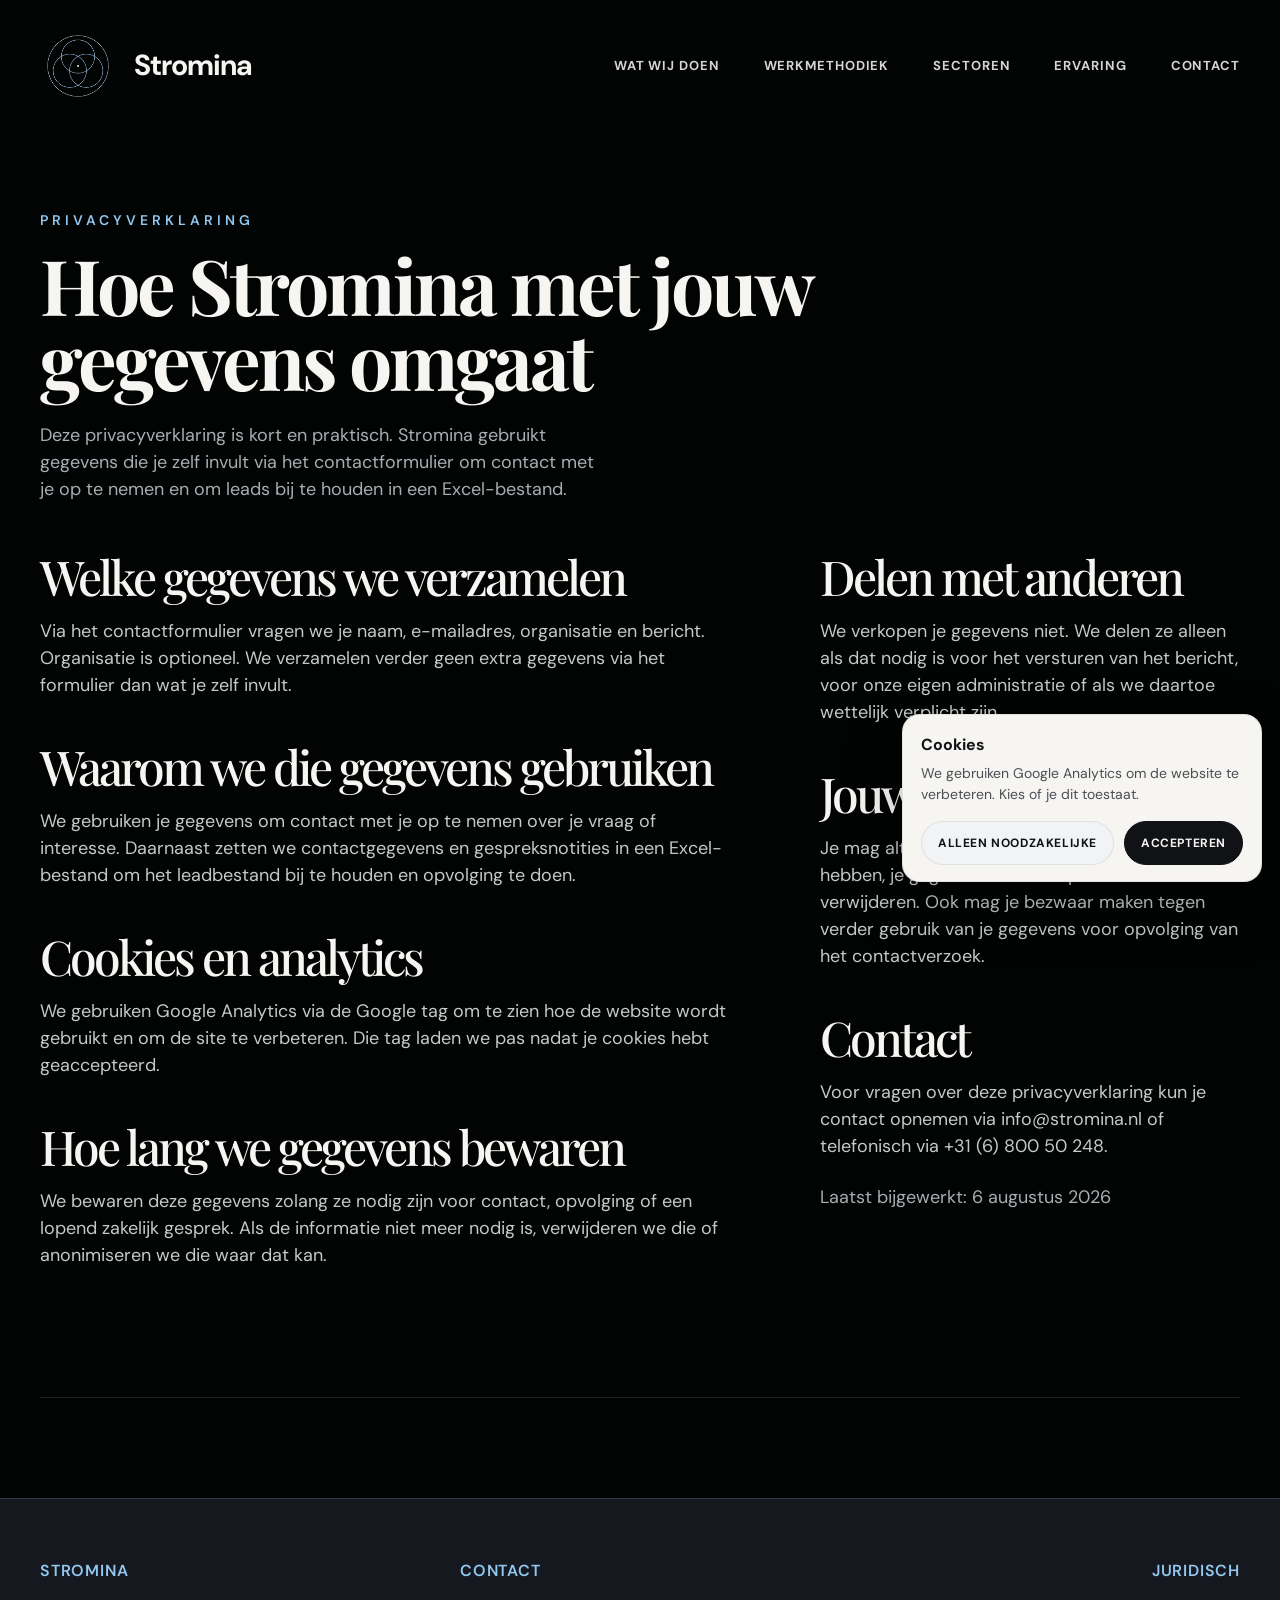
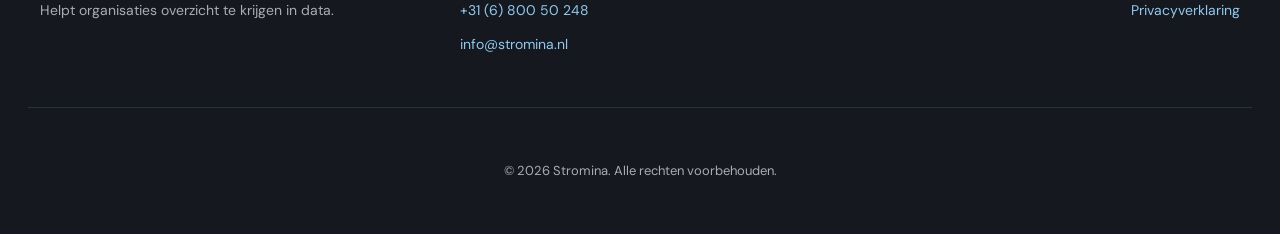
<file: privacyverklaring.html>
<!doctype html>
<html lang="nl">
<head>
  <meta charset="UTF-8">
  <meta name="viewport" content="width=device-width, initial-scale=1.0">
  <meta name="description" content="Privacyverklaring van Stromina voor contact via het formulier en het bijhouden van leads.">
  <title>Privacyverklaring — Stromina</title>
  <link rel="icon" type="image/webp" href="Photo's/stromina_logo_transparent.webp">
  <link rel="preconnect" href="https://fonts.googleapis.com">
  <link rel="preconnect" href="https://fonts.gstatic.com" crossorigin>
  <link href="https://fonts.googleapis.com/css2?family=DM+Sans:wght@400;500;600;700&family=Playfair+Display:ital,wght@0,500;1,500&display=swap" rel="stylesheet">
  <link rel="stylesheet" href="style.css">
</head>
<body>
  <header class="site-header">
    <a class="brand" href="/" aria-label="Stromina home">
      <img src="Photo's/stromina_logo_transparent.webp" alt="" class="brand-mark">
      <span>Stromina</span>
    </a>
    <button class="menu-button" type="button" aria-expanded="false" aria-controls="main-nav" aria-label="Menu openen"><span></span><span></span></button>
    <nav id="main-nav" class="main-nav" aria-label="Hoofdnavigatie">
      <a href="/wat-wij-doen">Wat wij doen</a>
      <a href="/werkmethodiek">Werkmethodiek</a>
      <a href="/sectoren">Sectoren</a>
      <a href="/ervaring">Ervaring</a>
      <a href="/contact">Contact</a>
    </nav>
  </header>

  <main>
    <div class="content-shell">
      <section class="section reveal">
        <div class="section-intro" style="max-width: 900px;">
          <p class="eyebrow">Privacyverklaring</p>
          <h1 style="font-family: var(--serif); font-size: clamp(48px, 6vw, 84px); line-height: .98; letter-spacing: -3px; margin: 0 0 24px;">Hoe Stromina met jouw gegevens omgaat</h1>
          <p>Deze privacyverklaring is kort en praktisch. Stromina gebruikt gegevens die je zelf invult via het contactformulier om contact met je op te nemen en om leads bij te houden in een Excel-bestand.</p>
        </div>

        <div class="about-grid" style="margin-top: 50px;">
          <div>
            <h2 style="font-size: clamp(32px, 4vw, 48px); margin-bottom: 18px;">Welke gegevens we verzamelen</h2>
            <p>Via het contactformulier vragen we je naam, e-mailadres, organisatie en bericht. Organisatie is optioneel. We verzamelen verder geen extra gegevens via het formulier dan wat je zelf invult.</p>

            <h2 style="font-size: clamp(32px, 4vw, 48px); margin: 44px 0 18px;">Waarom we die gegevens gebruiken</h2>
            <p>We gebruiken je gegevens om contact met je op te nemen over je vraag of interesse. Daarnaast zetten we contactgegevens en gespreksnotities in een Excel-bestand om het leadbestand bij te houden en opvolging te doen.</p>

            <h2 style="font-size: clamp(32px, 4vw, 48px); margin: 44px 0 18px;">Cookies en analytics</h2>
            <p>We gebruiken Google Analytics via de Google tag om te zien hoe de website wordt gebruikt en om de site te verbeteren. Die tag laden we pas nadat je cookies hebt geaccepteerd.</p>

            <h2 style="font-size: clamp(32px, 4vw, 48px); margin: 44px 0 18px;">Hoe lang we gegevens bewaren</h2>
            <p>We bewaren deze gegevens zolang ze nodig zijn voor contact, opvolging of een lopend zakelijk gesprek. Als de informatie niet meer nodig is, verwijderen we die of anonimiseren we die waar dat kan.</p>
          </div>

          <div>
            <h2 style="font-size: clamp(32px, 4vw, 48px); margin-bottom: 18px;">Delen met anderen</h2>
            <p>We verkopen je gegevens niet. We delen ze alleen als dat nodig is voor het versturen van het bericht, voor onze eigen administratie of als we daartoe wettelijk verplicht zijn.</p>

            <h2 style="font-size: clamp(32px, 4vw, 48px); margin: 44px 0 18px;">Jouw rechten</h2>
            <p>Je mag altijd vragen welke gegevens we van je hebben, je gegevens laten aanpassen of laten verwijderen. Ook mag je bezwaar maken tegen verder gebruik van je gegevens voor opvolging van het contactverzoek.</p>

            <h2 style="font-size: clamp(32px, 4vw, 48px); margin: 44px 0 18px;">Contact</h2>
            <p>Voor vragen over deze privacyverklaring kun je contact opnemen via <a href="mailto:info@stromina.nl">info@stromina.nl</a> of telefonisch via <a href="tel:+31680050248">+31 (6) 800 50 248</a>.</p>
            <p style="margin-top: 24px; color: var(--muted);">Laatst bijgewerkt: 6 augustus 2026</p>
          </div>
        </div>
      </section>
    </div>
  </main>

  <footer class="site-footer">
    <div class="footer-content">
      <div class="footer-section">
        <h4>Stromina</h4>
        <p>Helpt organisaties overzicht te krijgen in data.</p>
      </div>
      <div class="footer-section">
        <h4>Contact</h4>
        <p><a href="tel:+31680050248">+31 (6) 800 50 248</a></p>
        <p><a href="mailto:info@stromina.nl">info@stromina.nl</a></p>
      </div>
      <div class="footer-section">
        <h4>Juridisch</h4>
        <p><a href="/privacyverklaring">Privacyverklaring</a></p>
      </div>
    </div>
    <div class="footer-bottom">
      <p>&copy; <span id="year">2026</span> Stromina. Alle rechten voorbehouden.</p>
    </div>
  </footer>

  <script src="script.js"></script>
</body>
</html>
</file>
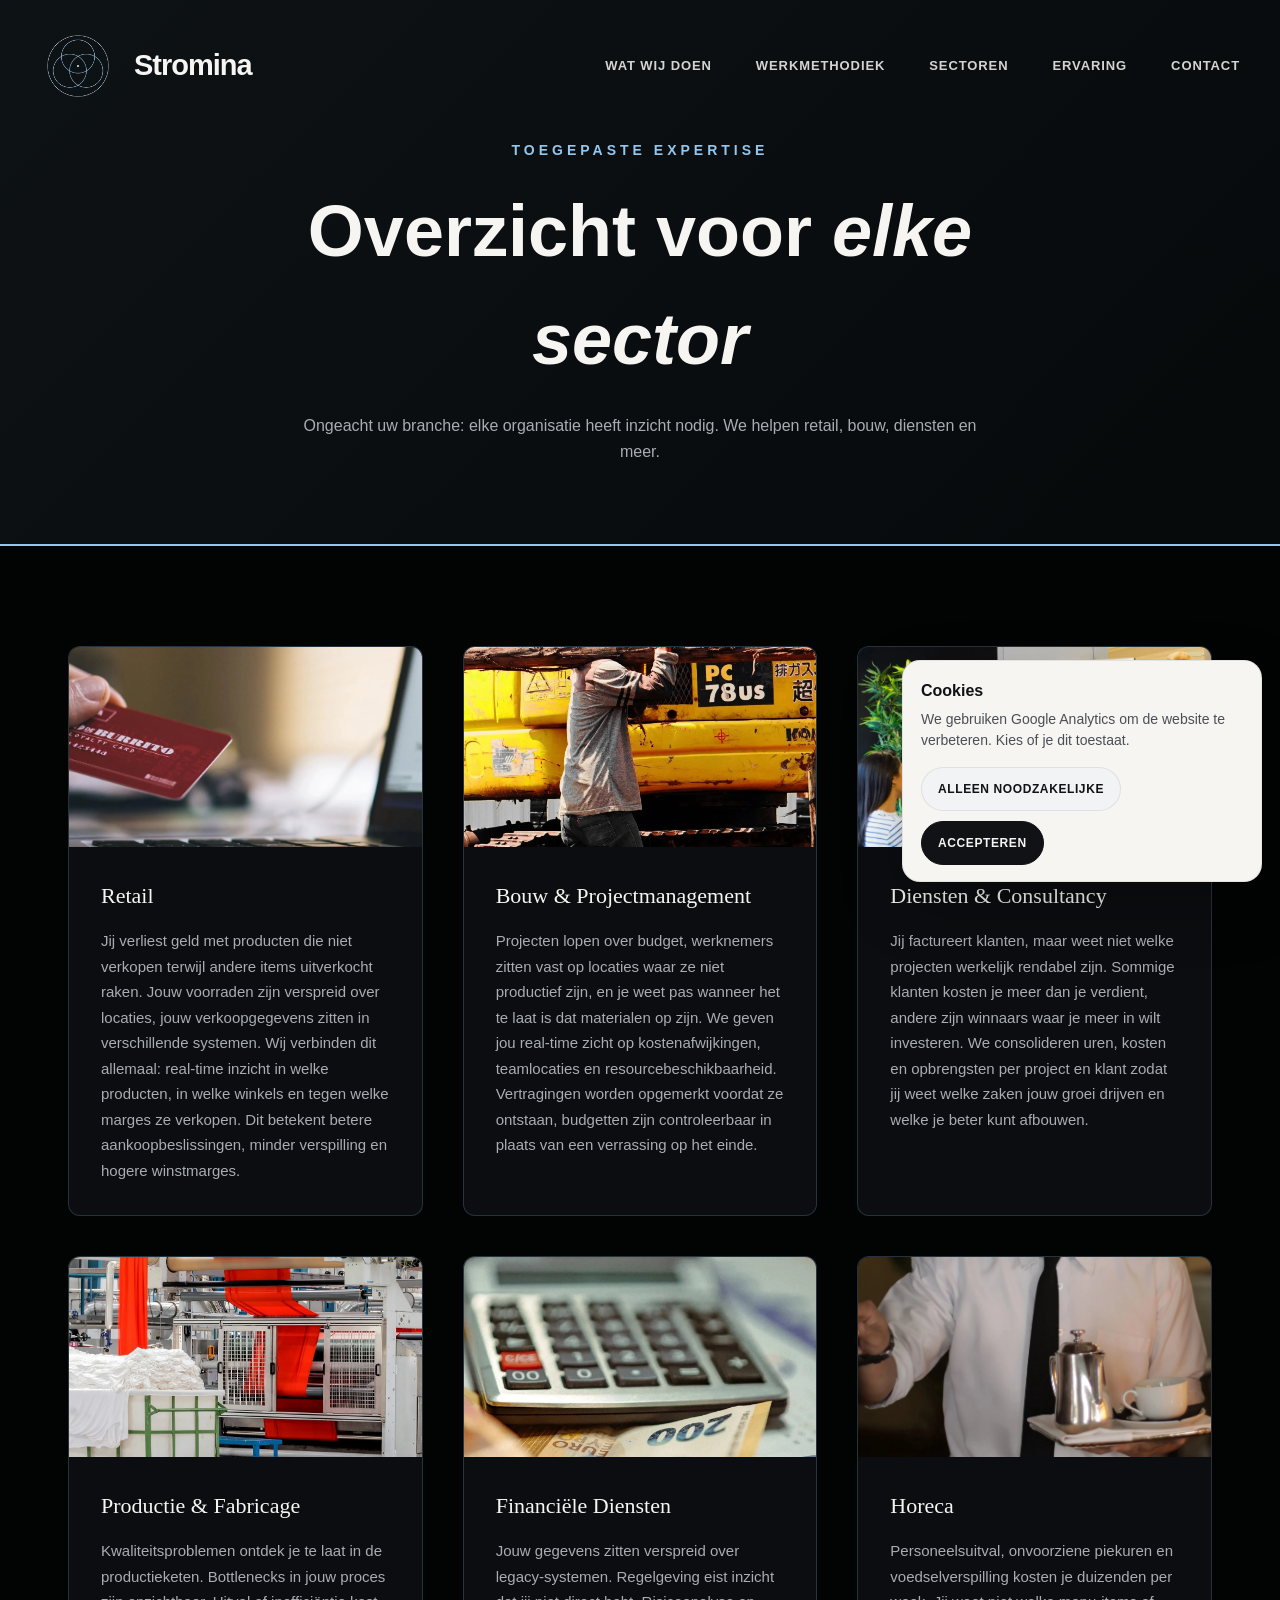
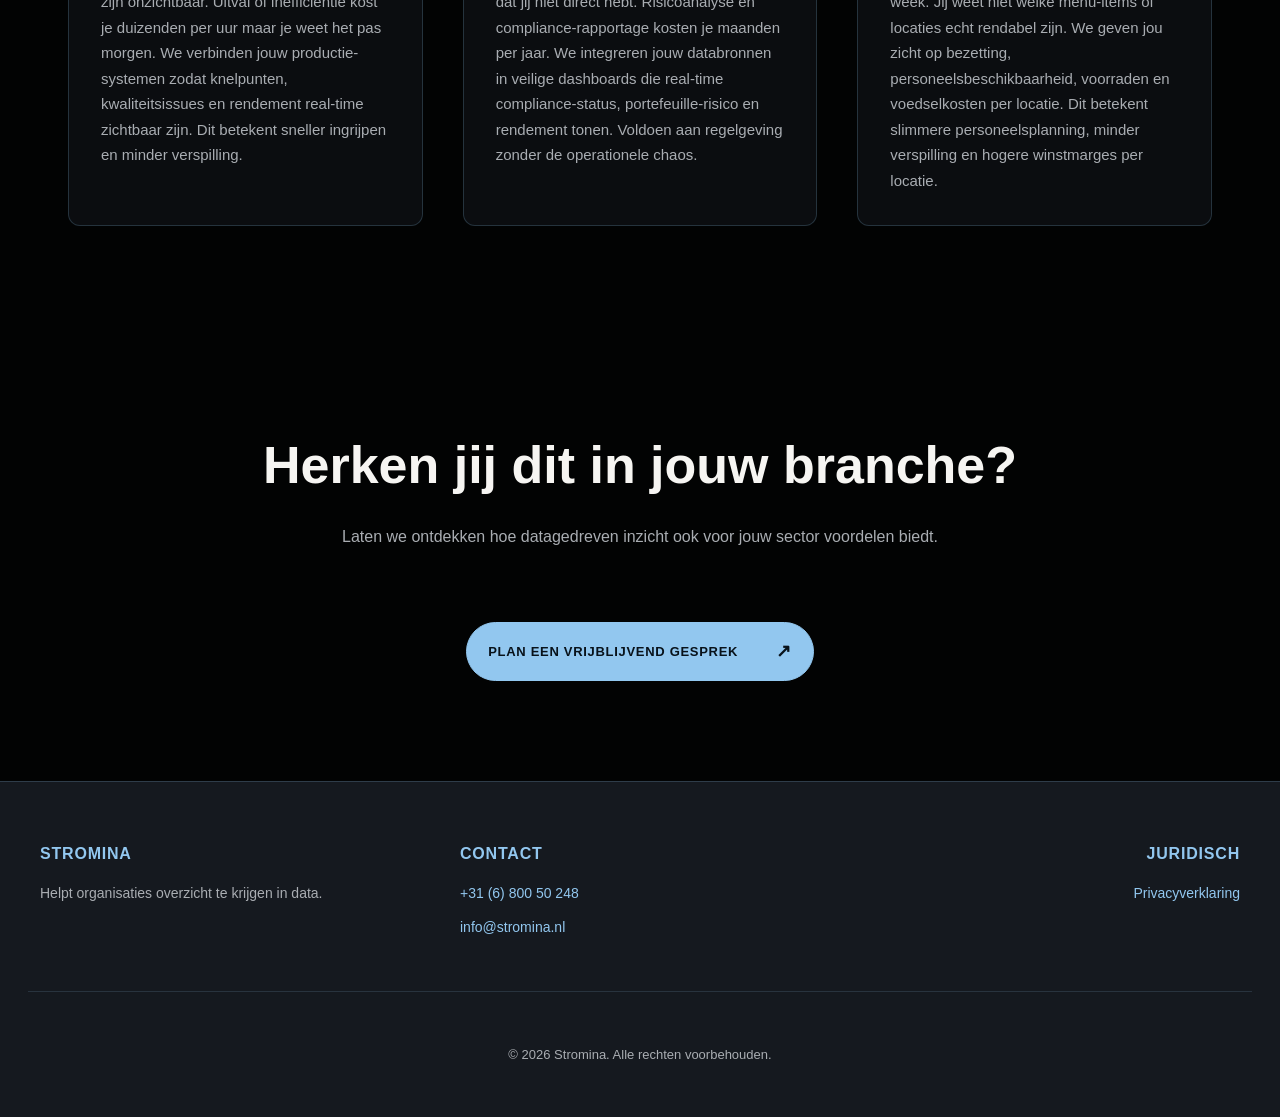
<file: sectoren.html>
<!DOCTYPE html>
<html lang="nl">
<head>
  <meta charset="UTF-8">
  <meta name="viewport" content="width=device-width, initial-scale=1.0">
  <title>Sectoren | Stromina</title>
  <link rel="icon" type="image/webp" href="Photo's/stromina_logo_transparent.webp">
  <link rel="stylesheet" href="style.css">
</head>
<body>
  <header class="site-header">
    <a class="brand" href="/" aria-label="Stromina home">
      <img src="Photo's/stromina_logo_transparent.webp" alt="Stromina logo" class="brand-mark">
      <span>Stromina</span>
    </a>
    <button class="menu-button" aria-label="Menu openen" aria-expanded="false">
      <span></span>
      <span></span>
      <span></span>
    </button>
    <nav id="main-nav" class="main-nav" aria-label="Hoofdnavigatie">
      <a href="/wat-wij-doen">Wat wij doen</a>
      <a href="/werkmethodiek">Werkmethodiek</a>
      <a href="/sectoren">Sectoren</a>
      <a href="/ervaring">Ervaring</a>
      <a href="/contact">Contact</a>
    </nav>
  </header>

  <main>
    <!-- Hero intro section -->
    <section class="sectoren-hero">
      <div class="sectoren-hero-content">
        <p class="eyebrow">Toegepaste Expertise</p>
        <h1>Overzicht voor <em>elke sector</em></h1>
        <p class="sectoren-subtitle">Ongeacht uw branche: elke organisatie heeft inzicht nodig. We helpen retail, bouw, diensten en meer.</p>
      </div>
    </section>

    <!-- Sectors grid -->
    <section class="sectoren-grid-section">
      <div class="sectoren-container">
        <div class="sectors-grid">
          <!-- Sector 1: Retail -->
          <div class="sector-card">
            <div class="sector-image">
              <img src="Photo's/Retail.webp" alt="Retail sector">
            </div>
            <div class="sector-content">
              <h3>Retail</h3>
              <p>Jij verliest geld met producten die niet verkopen terwijl andere items uitverkocht raken. Jouw voorraden zijn verspreid over locaties, jouw verkoopgegevens zitten in verschillende systemen. Wij verbinden dit allemaal: real-time inzicht in welke producten, in welke winkels en tegen welke marges ze verkopen. Dit betekent betere aankoopbeslissingen, minder verspilling en hogere winstmarges.</p>
            </div>
          </div>

          <!-- Sector 2: Bouw -->
          <div class="sector-card">
            <div class="sector-image">
              <img src="Photo's/De bouw.webp" alt="Bouw sector">
            </div>
            <div class="sector-content">
              <h3>Bouw &amp; Projectmanagement</h3>
              <p>Projecten lopen over budget, werknemers zitten vast op locaties waar ze niet productief zijn, en je weet pas wanneer het te laat is dat materialen op zijn. We geven jou real-time zicht op kostenafwijkingen, teamlocaties en resourcebeschikbaarheid. Vertragingen worden opgemerkt voordat ze ontstaan, budgetten zijn controleerbaar in plaats van een verrassing op het einde.</p>
            </div>
          </div>

          <!-- Sector 3: Diensten -->
          <div class="sector-card">
            <div class="sector-image">
              <img src="Photo's/Consultancy.webp" alt="Diensten sector">
            </div>
            <div class="sector-content">
              <h3>Diensten &amp; Consultancy</h3>
              <p>Jij factureert klanten, maar weet niet welke projecten werkelijk rendabel zijn. Sommige klanten kosten je meer dan je verdient, andere zijn winnaars waar je meer in wilt investeren. We consolideren uren, kosten en opbrengsten per project en klant zodat jij weet welke zaken jouw groei drijven en welke je beter kunt afbouwen.</p>
            </div>
          </div>

          <!-- Sector 4: Productie -->
          <div class="sector-card">
            <div class="sector-image">
              <img src="Photo's/Factory.webp" alt="Productie sector">
            </div>
            <div class="sector-content">
              <h3>Productie &amp; Fabricage</h3>
              <p>Kwaliteitsproblemen ontdek je te laat in de productieketen. Bottlenecks in jouw proces zijn onzichtbaar. Uitval of inefficiëntie kost je duizenden per uur maar je weet het pas morgen. We verbinden jouw productie-systemen zodat knelpunten, kwaliteitsissues en rendement real-time zichtbaar zijn. Dit betekent sneller ingrijpen en minder verspilling.</p>
            </div>
          </div>

          <!-- Sector 5: Financiële Diensten -->
          <div class="sector-card">
            <div class="sector-image">
              <img src="Photo's/Finaciële diensten.webp" alt="Financieel sector">
            </div>
            <div class="sector-content">
              <h3>Financiële Diensten</h3>
              <p>Jouw gegevens zitten verspreid over legacy-systemen. Regelgeving eist inzicht dat jij niet direct hebt. Risicoanalyse en compliance-rapportage kosten je maanden per jaar. We integreren jouw databronnen in veilige dashboards die real-time compliance-status, portefeuille-risico en rendement tonen. Voldoen aan regelgeving zonder de operationele chaos.</p>
            </div>
          </div>

          <!-- Sector 6: Horeca -->
          <div class="sector-card">
            <div class="sector-image">
              <img src="Photo's/Horeca.webp" alt="Horeca sector">
            </div>
            <div class="sector-content">
              <h3>Horeca</h3>
              <p>Personeelsuitval, onvoorziene piekuren en voedselverspilling kosten je duizenden per week. Jij weet niet welke menu-items of locaties echt rendabel zijn. We geven jou zicht op bezetting, personeelsbeschikbaarheid, voorraden en voedselkosten per locatie. Dit betekent slimmere personeelsplanning, minder verspilling en hogere winstmarges per locatie.</p>
            </div>
          </div>
        </div>
      </div>
    </section>

    <!-- Trust CTA -->
    <section class="sectors-cta reveal">
      <div class="sectors-cta-inner">
        <h2>Herken jij dit in jouw branche?</h2>
        <p>Laten we ontdekken hoe datagedreven inzicht ook voor jouw sector voordelen biedt.</p>
        <a class="button button-blue" href="/contact">Plan een vrijblijvend gesprek <span aria-hidden="true">↗</span></a>
      </div>
    </section>
  </main>

  <footer class="site-footer">
    <div class="footer-content">
      <div class="footer-section">
        <h4>Stromina</h4>
        <p>Helpt organisaties overzicht te krijgen in data.</p>
      </div>
      <div class="footer-section">
        <h4>Contact</h4>
        <p><a href="tel:+31680050248">+31 (6) 800 50 248</a></p>
        <p><a href="mailto:info@stromina.nl">info@stromina.nl</a></p>
      </div>
      <div class="footer-section">
        <h4>Juridisch</h4>
        <p><a href="/privacyverklaring">Privacyverklaring</a></p>
      </div>
    </div>
    <div class="footer-bottom">
      <p>&copy; <span id="year">2024</span> Stromina. Alle rechten voorbehouden.</p>
    </div>
  </footer>

  <script src="script.js"></script>
</body>
</html>
</file>
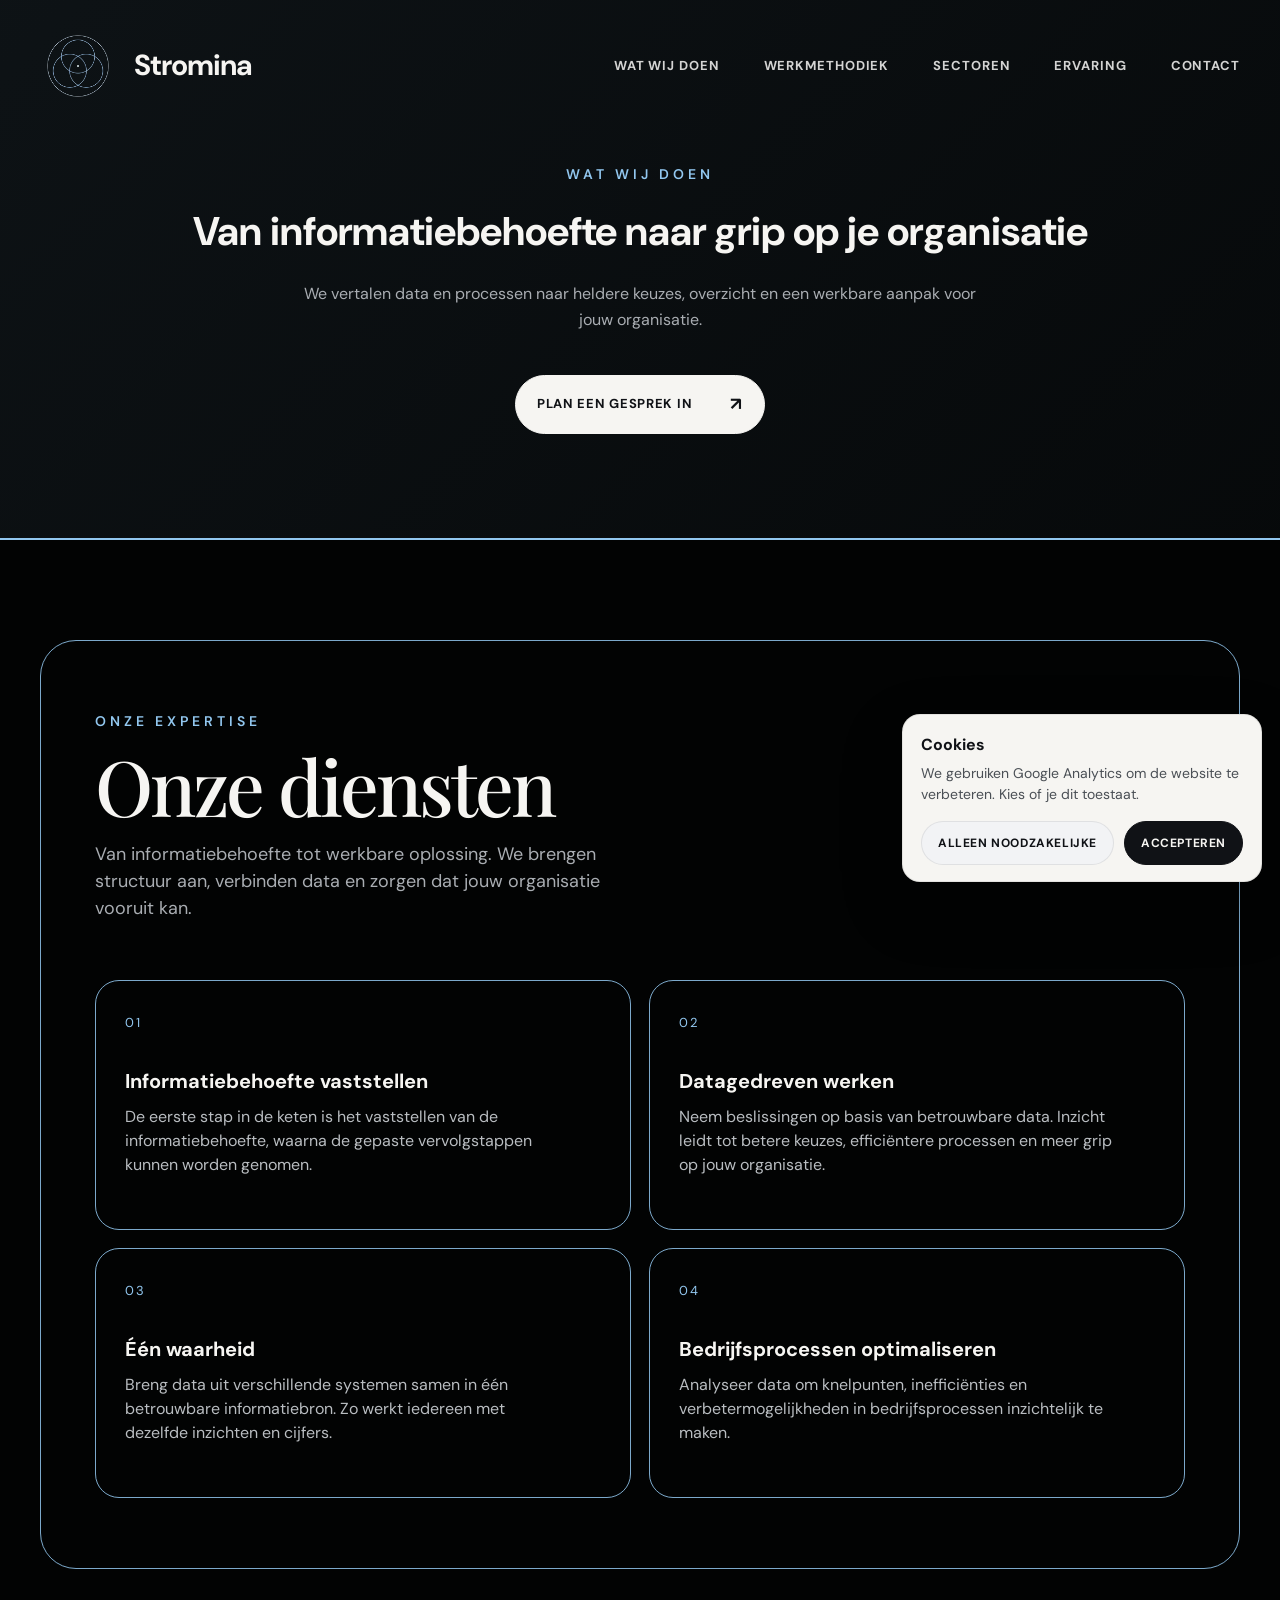
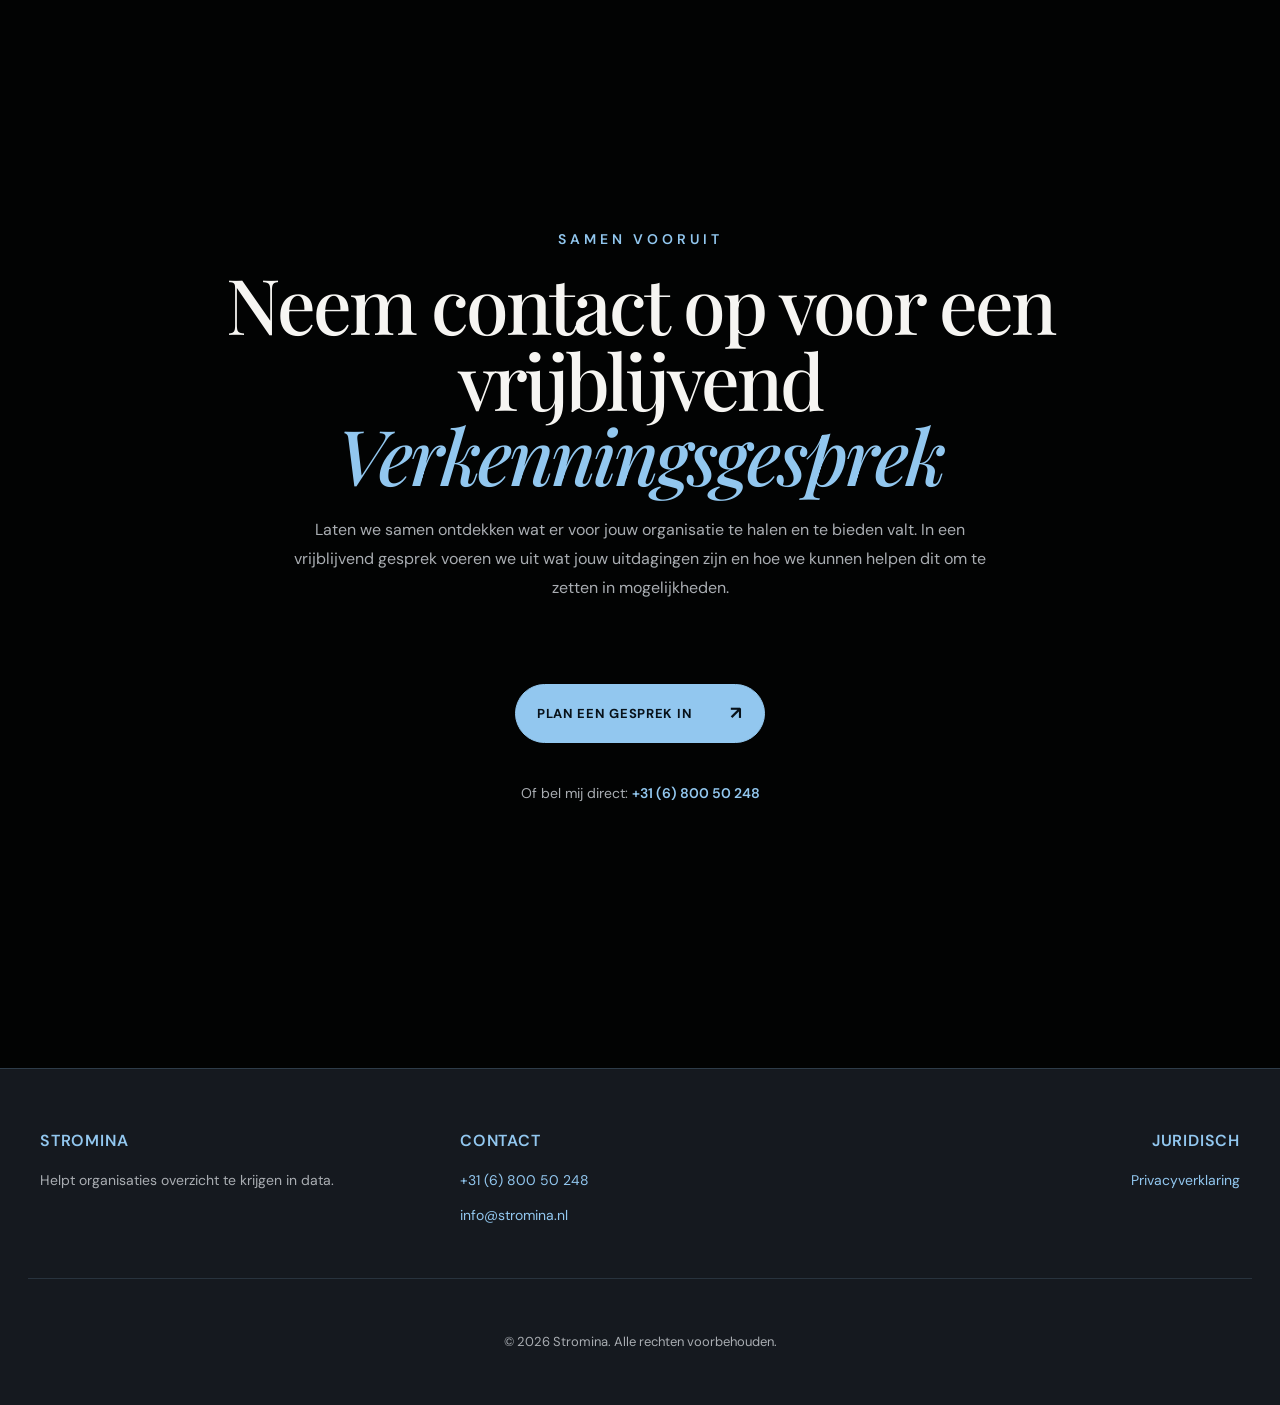
<file: wat-wij-doen.html>
<!doctype html>
<html lang="nl">
<head>
  <meta charset="UTF-8">
  <meta name="viewport" content="width=device-width, initial-scale=1.0">
  <meta name="description" content="Ontdek wat Stromina doet: van informatiebehoefte en datagedreven werken tot één betrouwbare bron en procesoptimalisatie.">
  <title>Stromina — Wat wij doen</title>
  <link rel="icon" type="image/webp" href="Photo's/stromina_logo_transparent.webp">
  <link rel="preconnect" href="https://fonts.googleapis.com">
  <link rel="preconnect" href="https://fonts.gstatic.com" crossorigin>
  <link href="https://fonts.googleapis.com/css2?family=DM+Sans:wght@400;500;600;700&family=Playfair+Display:ital,wght@0,500;1,500&display=swap" rel="stylesheet">
  <link rel="stylesheet" href="style.css">
</head>
<body>
  <header class="site-header">
    <a class="brand" href="/" aria-label="Stromina home">
      <img src="Photo's/stromina_logo_transparent.webp" alt="" class="brand-mark">
      <span>Stromina</span>
    </a>
    <button class="menu-button" type="button" aria-expanded="false" aria-controls="main-nav" aria-label="Menu openen"><span></span><span></span></button>
    <nav id="main-nav" class="main-nav" aria-label="Hoofdnavigatie">
      <a href="/wat-wij-doen" aria-current="page">Wat wij doen</a>
      <a href="/werkmethodiek">Werkmethodiek</a>      <a href="/sectoren">Sectoren</a>      <a href="/ervaring">Ervaring</a>
      <a href="/contact">Contact</a>
    </nav>
  </header>

  <main id="top">
    <section class="sectoren-hero" aria-labelledby="wat-wij-doen-title">
      <div class="sectoren-hero-content">
        <p class="eyebrow">Wat wij doen</p>
        <h1 id="wat-wij-doen-title">Van informatiebehoefte naar grip op je organisatie</h1>
        <p class="sectoren-subtitle">We vertalen data en processen naar heldere keuzes, overzicht en een werkbare aanpak voor jouw organisatie.</p>
        <a class="button button-light" href="/contact">Plan een gesprek in <span aria-hidden="true">↗</span></a>
      </div>
    </section>

    <div class="content-shell">
       <section id="diensten" class="section services reveal">
        <div class="section-intro">
          <p class="eyebrow">Onze expertise</p>
          <h2>Onze diensten</h2>
          <p>Van informatiebehoefte tot werkbare oplossing. We brengen structuur aan, verbinden data en zorgen dat jouw organisatie vooruit kan.</p>
        </div>
        <div class="service-grid">
          <article><span>01</span><h3>Informatiebehoefte vaststellen</h3><p>De eerste stap in de keten is het vaststellen van de informatiebehoefte, waarna de gepaste vervolgstappen kunnen worden genomen.</p></article>
          <article><span>02</span><h3>Datagedreven werken</h3><p>Neem beslissingen op basis van betrouwbare data. Inzicht leidt tot betere keuzes, efficiëntere processen en meer grip op jouw organisatie.</p></article>
          <article><span>03</span><h3>Één waarheid</h3><p>Breng data uit verschillende systemen samen in één betrouwbare informatiebron. Zo werkt iedereen met dezelfde inzichten en cijfers.</p></article>
          <article><span>04</span><h3>Bedrijfsprocessen optimaliseren</h3><p>Analyseer data om knelpunten, inefficiënties en verbetermogelijkheden in bedrijfsprocessen inzichtelijk te maken.</p></article>
        </div>
      </section>

      <section id="contact" class="section contact reveal">
        <div class="contact-content">
          <p class="eyebrow">Samen vooruit</p>
          <h2>Neem contact op voor een vrijblijvend<br><em>Verkenningsgesprek</em></h2>
          <p class="contact-subtitle">Laten we samen ontdekken wat er voor jouw organisatie te halen en te bieden valt. In een vrijblijvend gesprek voeren we uit wat jouw uitdagingen zijn en hoe we kunnen helpen dit om te zetten in mogelijkheden.</p>
          <a class="button button-blue" href="/contact">Plan een gesprek in <span aria-hidden="true">↗</span></a>
          <p class="contact-footer">Of bel mij direct: <a href="tel:+31680050248">+31 (6) 800 50 248</a></p>
        </div>
      </section>
    </div>
  </main>
  <footer class="site-footer">
    <div class="footer-content">
      <div class="footer-section">
        <h4>Stromina</h4>
        <p>Helpt organisaties overzicht te krijgen in data.</p>
      </div>
      <div class="footer-section">
        <h4>Contact</h4>
        <p><a href="tel:+31680050248">+31 (6) 800 50 248</a></p>
        <p><a href="mailto:info@stromina.nl">info@stromina.nl</a></p>
      </div>
      <div class="footer-section">
        <h4>Juridisch</h4>
        <p><a href="/privacyverklaring">Privacyverklaring</a></p>
      </div>
    </div>
    <div class="footer-bottom">
      <p>&copy; <span id="year">2024</span> Stromina. Alle rechten voorbehouden.</p>
    </div>
  </footer>
  <script src="script.js"></script>
</body>
</html>
</file>
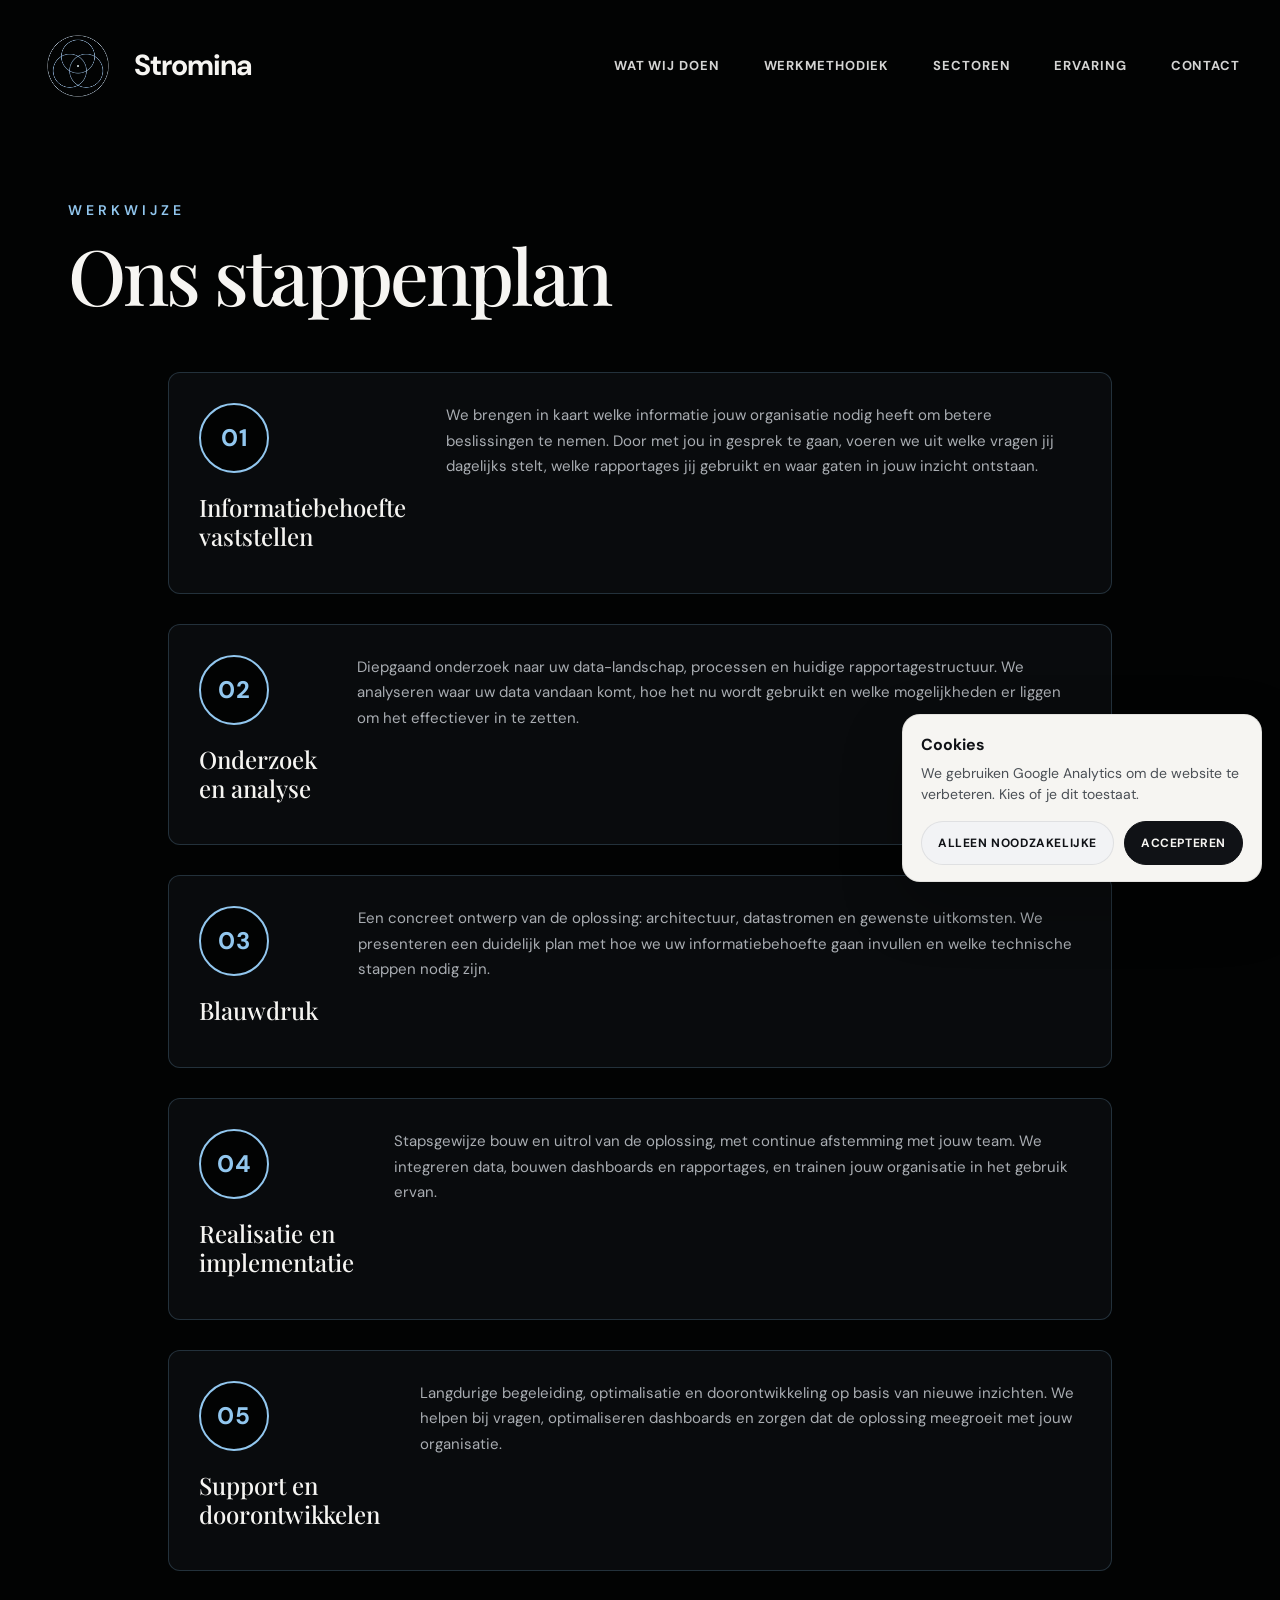
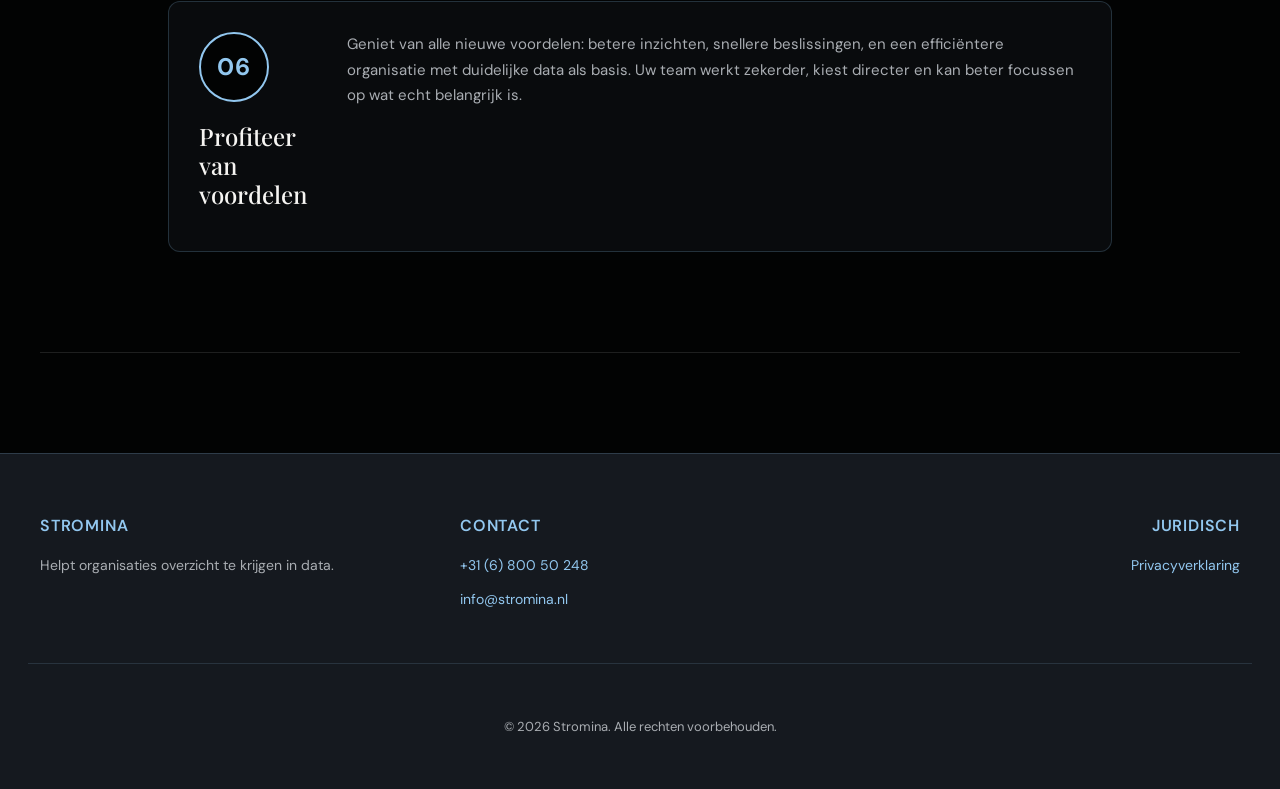
<file: werkmethodiek.html>
<!doctype html>
<html lang="nl">
<head>
  <meta charset="UTF-8">
  <meta name="viewport" content="width=device-width, initial-scale=1.0">
  <meta name="description" content="Onze werkwijze en stappenplan voor het bereiken van duidelijkheid en betere inzichten.">
  <title>Werkmethodiek — Stromina</title>
  <link rel="icon" type="image/webp" href="Photo's/stromina_logo_transparent.webp">
  <link rel="preconnect" href="https://fonts.googleapis.com">
  <link rel="preconnect" href="https://fonts.gstatic.com" crossorigin>
  <link href="https://fonts.googleapis.com/css2?family=DM+Sans:wght@400;500;600;700&family=Playfair+Display:ital,wght@0,500;1,500&display=swap" rel="stylesheet">
  <link rel="stylesheet" href="style.css">
</head>
<body>
  <header class="site-header">
    <a class="brand" href="/" aria-label="Stromina home">
      <img src="Photo's/stromina_logo_transparent.webp" alt="" class="brand-mark">
      <span>Stromina</span>
    </a>
    <button class="menu-button" type="button" aria-expanded="false" aria-controls="main-nav" aria-label="Menu openen"><span></span><span></span></button>
    <nav id="main-nav" class="main-nav" aria-label="Hoofdnavigatie">
      <a href="/wat-wij-doen">Wat wij doen</a>
      <a href="/werkmethodiek">Werkmethodiek</a>
      <a href="/sectoren">Sectoren</a>
      <a href="/ervaring">Ervaring</a>
      <a href="/contact">Contact</a>
    </nav>
  </header>

  <main>
    <div class="content-shell">
      <section id="roadmap" class="section roadmap reveal">
        <div class="roadmap-content">
          <p class="eyebrow">Werkwijze</p>
          <h2>Ons stappenplan</h2>
          <div class="roadmap-list">
            <div class="roadmap-step-card">
              <div class="step-header">
                <div class="step-number-large">01</div>
                <h3>Informatiebehoefte vaststellen</h3>
              </div>
              <p>We brengen in kaart welke informatie jouw organisatie nodig heeft om betere beslissingen te nemen. Door met jou in gesprek te gaan, voeren we uit welke vragen jij dagelijks stelt, welke rapportages jij gebruikt en waar gaten in jouw inzicht ontstaan.</p>
            </div>

            <div class="roadmap-step-card">
              <div class="step-header">
                <div class="step-number-large">02</div>
                <h3>Onderzoek en analyse</h3>
              </div>
              <p>Diepgaand onderzoek naar uw data-landschap, processen en huidige rapportagestructuur. We analyseren waar uw data vandaan komt, hoe het nu wordt gebruikt en welke mogelijkheden er liggen om het effectiever in te zetten.</p>
            </div>

            <div class="roadmap-step-card">
              <div class="step-header">
                <div class="step-number-large">03</div>
                <h3>Blauwdruk</h3>
              </div>
              <p>Een concreet ontwerp van de oplossing: architectuur, datastromen en gewenste uitkomsten. We presenteren een duidelijk plan met hoe we uw informatiebehoefte gaan invullen en welke technische stappen nodig zijn.</p>
            </div>

            <div class="roadmap-step-card">
              <div class="step-header">
                <div class="step-number-large">04</div>
                <h3>Realisatie en implementatie</h3>
              </div>
              <p>Stapsgewijze bouw en uitrol van de oplossing, met continue afstemming met jouw team. We integreren data, bouwen dashboards en rapportages, en trainen jouw organisatie in het gebruik ervan.</p>
            </div>

            <div class="roadmap-step-card">
              <div class="step-header">
                <div class="step-number-large">05</div>
                <h3>Support en doorontwikkelen</h3>
              </div>
              <p>Langdurige begeleiding, optimalisatie en doorontwikkeling op basis van nieuwe inzichten. We helpen bij vragen, optimaliseren dashboards en zorgen dat de oplossing meegroeit met jouw organisatie.</p>
            </div>

            <div class="roadmap-step-card">
              <div class="step-header">
                <div class="step-number-large">06</div>
                <h3>Profiteer van voordelen</h3>
              </div>
              <p>Geniet van alle nieuwe voordelen: betere inzichten, snellere beslissingen, en een efficiëntere organisatie met duidelijke data als basis. Uw team werkt zekerder, kiest directer en kan beter focussen op wat echt belangrijk is.</p>
            </div>
          </div>
        </div>
      </section>
    </div>
  </main>  <footer class="site-footer">
    <div class="footer-content">
      <div class="footer-section">
        <h4>Stromina</h4>
        <p>Helpt organisaties overzicht te krijgen in data.</p>
      </div>
      <div class="footer-section">
        <h4>Contact</h4>
        <p><a href="tel:+31680050248">+31 (6) 800 50 248</a></p>
        <p><a href="mailto:info@stromina.nl">info@stromina.nl</a></p>
      </div>
      <div class="footer-section">
        <h4>Juridisch</h4>
        <p><a href="/privacyverklaring">Privacyverklaring</a></p>
      </div>
    </div>
    <div class="footer-bottom">
      <p>&copy; <span id="year">2024</span> Stromina. Alle rechten voorbehouden.</p>
    </div>
  </footer>  <script src="script.js"></script>
</body>
</html>
</file>
<file: style.css>
:root{--black:#020303;--panel:#15191f;--white:#f6f5f2;--muted:#a9adb2;--blue:#92c7ef;--line:rgba(146,199,239,.85);--sans:"DM Sans",Arial,sans-serif;--serif:"Playfair Display",Georgia,serif}
*{box-sizing:border-box}html{scroll-behavior:smooth}body{margin:0;background:var(--black);color:var(--white);font-family:var(--sans);font-size:16px;line-height:1.5}a{color:inherit;text-decoration:none}img{max-width:100%;display:block}button{font:inherit}.site-header{position:absolute;z-index:20;top:0;left:50%;width:min(100% - 64px,1200px);height:132px;transform:translateX(-50%);display:flex;align-items:center;justify-content:space-between}.brand{display:flex;align-items:center;gap:18px;font-size:29px;font-weight:700;letter-spacing:-1px}.brand-mark{width:76px;height:76px;object-fit:cover;border-radius:50%;mix-blend-mode:screen}.main-nav{display:flex;gap:44px}.main-nav a{font-size:13px;font-weight:700;text-transform:uppercase;letter-spacing:.9px;color:#d4d4d3;transition:color .2s}.main-nav a:hover{color:var(--blue)}.menu-button{display:none;background:none;border:0;color:white;padding:10px}.menu-button span{display:block;width:28px;height:1px;background:currentColor;margin:7px}.hero{position:relative;min-height:130svh;display:grid;place-items:center;text-align:center;background-image:linear-gradient(rgba(2,3,3,.12),rgba(2,3,3,.18)),url("Photo's/mark-mc-neill-Fk_rxbUaujs-unsplash.webp");background-size:cover;background-position:center}.hero-content{padding:140px 24px 30px}.eyebrow{margin:0 0 16px;color:var(--blue);font-size:14px;font-weight:600;text-transform:uppercase;letter-spacing:4px}.hero h1,.section h2{margin:0;font-family:var(--serif);font-weight:500;line-height:.98;letter-spacing:-3px}.hero h1{font-size:clamp(62px,7.2vw,108px)}.hero h1 em,.section h2 em{color:var(--blue);font-weight:500}.button{display:inline-flex;align-items:center;gap:38px;margin-top:42px;padding:15px 21px;border:1px solid;border-radius:999px;font-size:13px;font-weight:700;text-transform:uppercase;letter-spacing:.7px;transition:.25s}.button span{font-size:18px}.button-light{background:var(--white);border-color:var(--white);color:#101216}.button:hover{transform:translateY(-2px);box-shadow:0 8px 24px rgba(0,0,0,.2)}.scroll-cue{position:absolute;bottom:35px;right:calc((100% - min(100% - 64px,1200px))/2);font-size:11px;text-transform:uppercase;letter-spacing:2px}.scroll-cue span{margin-left:10px;color:var(--blue)}.content-shell{background:var(--black);padding:100px max(32px,calc((100% - 1200px)/2))}.section{padding:110px 0;border-bottom:1px solid rgba(255,255,255,.11)}.section-intro{max-width:640px}.section h2{font-size:clamp(48px,6vw,84px)}.section-intro>p:last-child{max-width:560px;color:var(--muted);font-size:18px}.services{border:1.5px solid var(--line);border-radius:36px;padding:70px 54px;margin-bottom:110px}.service-grid{display:grid;grid-template-columns:repeat(2,1fr);gap:18px;margin-top:58px}.service-grid article{min-height:250px;border:1.5px solid var(--line);border-radius:24px;padding:29px;transition:.25s}.service-grid article:hover{background:#1a2027;transform:translateY(-3px)}.service-grid span,.steps>article>span{color:var(--blue);font-size:13px;letter-spacing:2px}.service-grid h3,.steps h3{font-size:20px;line-height:1.15;margin:36px 0 12px}.service-grid p,.steps p{color:#b9bdc1;margin:0;max-width:440px}.split-section{display:grid;grid-template-columns:1fr 1fr;gap:80px}.steps article{display:grid;grid-template-columns:52px 1fr;padding:23px 0;border-top:1px solid rgba(255,255,255,.19)}.steps article:last-child{border-bottom:1px solid rgba(255,255,255,.19)}.steps h3{margin:0 0 8px}.experience{display:grid;grid-template-columns:1.2fr 1fr;gap:70px;align-items:end}.stats{display:grid;grid-template-columns:repeat(3,1fr);gap:20px}.stats div{padding-top:20px;border-top:1px solid var(--line)}.stats strong{display:block;color:var(--blue);font-family:var(--serif);font-size:46px;font-weight:500}.stats span{color:var(--muted);font-size:13px}.about-grid{display:grid;grid-template-columns:1.25fr .75fr;gap:80px}.about-grid p{color:#c6c8ca;font-size:18px}.testimonial{display:flex;justify-content:flex-end;min-height:550px;align-items:center}.quote-card{width:min(100%,620px);background:#FFFFFF;color:#24282c;border:2px solid var(--blue);border-radius:30px;padding:38px}.client-logo{width:190px;margin-bottom:27px}.quote-card blockquote{margin:0;font-size:14px;line-height:1.7}.quote-card>p{margin:24px 0 0}.quote-card strong,.quote-card span{display:block}.quote-card span{color:#149dc2;font-size:13px}.contact{text-align:center;border:0;padding:150px 0}.contact-content{max-width:900px;margin:0 auto;padding:0 28px}.contact-subtitle{margin:24px 0 40px;font-size:16px;color:var(--muted);line-height:1.8;max-width:700px;margin-left:auto;margin-right:auto}.contact-footer{margin-top:40px;font-size:14px;color:var(--muted)}.contact-footer a{color:var(--blue);text-decoration:none;font-weight:600;transition:color .2s}.contact-footer a:hover{color:var(--white)}.button-blue{background:var(--blue);border-color:var(--blue);color:#08121a}.reveal{opacity:0;transform:translateY(22px);transition:opacity .7s ease,transform .7s ease}.reveal.visible{opacity:1;transform:none}
*{box-sizing:border-box}html{scroll-behavior:smooth}body{margin:0;background:var(--black);color:var(--white);font-family:var(--sans);font-size:16px;line-height:1.5}a{color:inherit;text-decoration:none}.section-link-card{display:block;cursor:pointer}.section-link-card:focus-visible{outline:2px solid var(--blue);outline-offset:8px;border-radius:24px}img{max-width:100%;display:block}button{font:inherit}.site-header{position:absolute;z-index:20;top:0;left:50%;width:min(100% - 64px,1200px);height:132px;transform:translateX(-50%);display:flex;align-items:center;justify-content:space-between}.brand{display:flex;align-items:center;gap:18px;font-size:29px;font-weight:700;letter-spacing:-1px}.brand-mark{width:76px;height:76px;object-fit:cover;border-radius:50%;mix-blend-mode:screen}.main-nav{display:flex;gap:44px}.main-nav a{font-size:13px;font-weight:700;text-transform:uppercase;letter-spacing:.9px;color:#d4d4d3;transition:color .2s}.main-nav a:hover{color:var(--blue)}.menu-button{display:none;background:none;border:0;color:white;padding:10px}.menu-button span{display:block;width:28px;height:1px;background:currentColor;margin:7px}.hero{position:relative;min-height:130svh;display:grid;place-items:center;text-align:center;background-image:linear-gradient(rgba(2,3,3,.12),rgba(2,3,3,.18)),url("Photo's/mark-mc-neill-Fk_rxbUaujs-unsplash.webp");background-size:cover;background-position:center}.hero-content{padding:140px 24px 30px}.eyebrow{margin:0 0 16px;color:var(--blue);font-size:14px;font-weight:600;text-transform:uppercase;letter-spacing:4px}.hero h1,.section h2{margin:0;font-family:var(--serif);font-weight:500;line-height:.98;letter-spacing:-3px}.hero h1{font-size:clamp(62px,7.2vw,108px)}.hero h1 em,.section h2 em{color:var(--blue);font-weight:500}.button{display:inline-flex;align-items:center;gap:38px;margin-top:42px;padding:15px 21px;border:1px solid;border-radius:999px;font-size:13px;font-weight:700;text-transform:uppercase;letter-spacing:.7px;transition:.25s}.button span{font-size:18px}.button-light{background:var(--white);border-color:var(--white);color:#101216}.button:hover{transform:translateY(-2px);box-shadow:0 8px 24px rgba(0,0,0,.2)}.scroll-cue{position:absolute;bottom:35px;right:calc((100% - min(100% - 64px,1200px))/2);font-size:11px;text-transform:uppercase;letter-spacing:2px}.scroll-cue span{margin-left:10px;color:var(--blue)}.content-shell{background:var(--black);padding:100px max(32px,calc((100% - 1200px)/2))}.section{padding:110px 0;border-bottom:1px solid rgba(255,255,255,.11)}.section-intro{max-width:640px}.section h2{font-size:clamp(48px,6vw,84px)}.section-intro>p:last-child{max-width:560px;color:var(--muted);font-size:18px}.services{border:1.5px solid var(--line);border-radius:36px;padding:70px 54px;margin-bottom:110px}.service-grid{display:grid;grid-template-columns:repeat(2,1fr);gap:18px;margin-top:58px}.service-grid article{min-height:250px;border:1.5px solid var(--line);border-radius:24px;padding:29px;transition:.25s}.service-grid article:hover{background:#1a2027;transform:translateY(-3px)}.service-grid span,.steps>article>span{color:var(--blue);font-size:13px;letter-spacing:2px}.service-grid h3,.steps h3{font-size:20px;line-height:1.15;margin:36px 0 12px}.service-grid p,.steps p{color:#b9bdc1;margin:0;max-width:440px}.split-section{display:grid;grid-template-columns:1fr 1fr;gap:80px}.steps article{display:grid;grid-template-columns:52px 1fr;padding:23px 0;border-top:1px solid rgba(255,255,255,.19)}.steps article:last-child{border-bottom:1px solid rgba(255,255,255,.19)}.steps h3{margin:0 0 8px}.experience{display:grid;grid-template-columns:1.2fr 1fr;gap:70px;align-items:end}.stats{display:grid;grid-template-columns:repeat(3,1fr);gap:20px}.stats div{padding-top:20px;border-top:1px solid var(--line)}.stats strong{display:block;color:var(--blue);font-family:var(--serif);font-size:46px;font-weight:500}.stats span{color:var(--muted);font-size:13px}.about-grid{display:grid;grid-template-columns:1.25fr .75fr;gap:80px}.about-grid p{color:#c6c8ca;font-size:18px}.testimonial{display:flex;justify-content:flex-end;min-height:550px;align-items:center}.quote-card{width:min(100%,620px);background:#FFFFFF;color:#24282c;border:2px solid var(--blue);border-radius:30px;padding:38px}.client-logo{width:190px;margin-bottom:27px}.quote-card blockquote{margin:0;font-size:14px;line-height:1.7}.quote-card>p{margin:24px 0 0}.quote-card strong,.quote-card span{display:block}.quote-card span{color:#149dc2;font-size:13px}.contact{text-align:center;border:0;padding:150px 0}.contact-content{max-width:900px;margin:0 auto;padding:0 28px}.contact-subtitle{margin:24px 0 40px;font-size:16px;color:var(--muted);line-height:1.8;max-width:700px;margin-left:auto;margin-right:auto}.contact-footer{margin-top:40px;font-size:14px;color:var(--muted)}.contact-footer a{color:var(--blue);text-decoration:none;font-weight:600;transition:color .2s}.contact-footer a:hover{color:var(--white)}.button-blue{background:var(--blue);border-color:var(--blue);color:#08121a}.reveal{opacity:0;transform:translateY(22px);transition:opacity .7s ease,transform .7s ease}.reveal.visible{opacity:1;transform:none}
@media(max-width:900px){.site-header{height:100px;width:calc(100% - 36px)}.brand{font-size:23px;gap:12px}.brand-mark{width:56px;height:56px}.menu-button{display:block;z-index:3}.main-nav{position:fixed;top:14px;right:0;width:min(340px,calc(100vw - 36px));padding:90px 28px 30px;flex-direction:column;gap:0;background:#11161c;border:1px solid var(--line);border-radius:22px;opacity:0;visibility:hidden;transform:translateY(-10px);transition:.2s}.main-nav.open{opacity:1;visibility:visible;transform:none}.main-nav a{padding:15px 0;border-top:1px solid rgba(255,255,255,.13)}.hero{min-height:850px;background-position:52% center}.hero h1{font-size:clamp(53px,15vw,78px)}.scroll-cue{display:none}.content-shell{padding:70px 18px}.section{padding:80px 0}.services{padding:46px 20px;border-radius:27px;margin-bottom:20px}.service-grid,.split-section,.experience,.about-grid{grid-template-columns:1fr}.service-grid{margin-top:38px}.split-section,.experience,.about-grid{gap:48px}.stats{grid-template-columns:1fr}.testimonial{min-height:auto}.contact{padding:120px 10px}}
@media(max-width:560px){.hero{min-height:760px}.hero h1{letter-spacing:-2px}.eyebrow{font-size:11px;letter-spacing:2.5px}.service-grid{grid-template-columns:1fr}.service-grid article{min-height:auto}.section h2{font-size:48px;letter-spacing:-2px}.quote-card{padding:28px 22px;border-radius:22px}.button{gap:24px}}
@media(max-width:560px){.contact{padding:86px 0 92px}.contact-content{max-width:34rem;padding:0 18px;text-align:center;margin:0 auto;display:flex;flex-direction:column;align-items:center}.contact h2{font-size:clamp(30px,8.2vw,40px);line-height:1.02;letter-spacing:-1.5px;max-width:12ch;margin:0 auto}.contact-subtitle{margin:20px 0 28px;font-size:14px;line-height:1.7;max-width:30ch}.contact .button{margin-top:0}.contact-footer{font-size:13px;line-height:1.5}}
@media(prefers-reduced-motion:reduce){html{scroll-behavior:auto}.reveal{opacity:1;transform:none;transition:none}}

.hero{position:relative;min-height:130svh;display:block;text-align:left;background-image:linear-gradient(rgba(2,3,3,.12),rgba(2,3,3,.18)),url("Photo's/mark-mc-neill-Fk_rxbUaujs-unsplash.webp");background-size:cover;background-position:center}.hero-inner{width:min(100% - 64px,1200px);margin:0 auto;padding-top:100px;display:grid;grid-template-columns:minmax(0,1.15fr) minmax(280px,.8fr);gap:32px;align-items:end}.hero-content{max-width:680px;padding:170px 0 120px}.hero h1{margin:0;font-family:var(--serif);font-weight:500;line-height:.95;letter-spacing:-2px;font-size:clamp(38px,5vw,72px)}.hero-subtitle{margin:14px 0 0;max-width:520px;color:var(--white);font-size:clamp(14px,1.35vw,18px);line-height:1.5}.hero-cta{margin-top:22px}.hero-aside{padding:160px 0 44px;display:flex;justify-content:flex-end;align-self:end}.hero-card{width:100%;max-width:350px;padding:22px 20px 22px;border-radius:22px;background:linear-gradient(180deg,rgba(21,25,31,.9),rgba(21,25,31,.74));border:1px solid rgba(146,199,239,.22);box-shadow:0 20px 48px rgba(0,0,0,.26);backdrop-filter:blur(10px)}.hero-card__photo-wrap{margin-bottom:14px}.hero-card__photo{width:100%;max-width:88px;aspect-ratio:1/1;object-fit:cover;border-radius:14px;box-shadow:0 12px 34px rgba(0,0,0,.25)}.hero-card__eyebrow{margin:0 0 10px;color:var(--blue);font-size:12px;font-weight:700;letter-spacing:2.4px;text-transform:uppercase}.hero-card__text{margin:12px 0 0;color:var(--muted);font-size:13px;line-height:1.55}.hero-card__text--strong{color:var(--white);font-weight:600;font-size:14px}.hero-card__cta{margin-top:18px;align-self:flex-start}.hero-card .button{padding:12px 16px}.hero-card .button span{font-size:16px}.scroll-cue{position:absolute;bottom:32px;left:50%;transform:translateX(-50%);display:inline-flex;flex-direction:column;align-items:center;gap:8px;font-size:11px;font-weight:700;text-transform:uppercase;letter-spacing:2px;color:#e6e7e8}.scroll-cue span{display:flex;align-items:center;justify-content:center;width:36px;height:36px;border:1px solid rgba(255,255,255,.18);border-radius:50%;font-size:16px;color:var(--blue)}

@media(max-width:900px){.hero{min-height:820px}.hero-inner{width:calc(100% - 36px);padding-top:100px;grid-template-columns:1fr;gap:18px}.hero-content{max-width:560px;padding:0}.hero-aside{padding:0 0 30px;justify-content:flex-start;align-self:start}.hero-card{max-width:420px;width:min(100%,420px)}.hero-card__photo{width:72px;max-width:72px}.hero-card__text{font-size:12px}.hero-card__text--strong{font-size:13px}.hero-card .button{padding:10px 14px}.hero .scroll-cue{display:none}}

@media(max-width:560px){.hero{min-height:700px}.hero-inner{width:calc(100% - 36px)}.hero-content{padding-top:130px}.hero h1{font-size:clamp(30px,8vw,38px)}.hero-subtitle{font-size:14px;line-height:1.5}.hero-card{padding:20px 18px 22px;border-radius:20px}.hero-card__photo{max-width:80px;border-radius:12px}.hero-card__text--strong{font-size:13px}.hero-card__text{font-size:12px;line-height:1.5}.hero .scroll-cue{display:none}}
.testimonial{background:var(--black)}
.quote-card{max-width:860px;padding:38px;border-radius:30px;backdrop-filter:blur(8px);box-shadow:0 24px 60px rgba(0,0,0,.28);background:var(#FFFFFF)}.testimonial-author{display:flex;align-items:center;justify-content:space-between;gap:24px;margin-top:24px}.testimonial-author p{margin:0}.author-badge{width:120px;height:auto;flex-shrink:0}.testimonial-container{display:grid;grid-template-columns:1fr 1fr;gap:60px;max-width:1400px;margin:0 auto;padding:0 28px;align-items:center}.dashboard-image{width:100%;border-radius:16px;overflow:hidden}.dashboard-screenshot{width:100%;height:auto;display:block;box-shadow:0 24px 60px rgba(0,0,0,.3)}

@media(max-width:900px){.testimonial-container{grid-template-columns:1fr;gap:40px}.dashboard-screenshot{max-width:500px}.testimonial-author{flex-direction:column;justify-content:flex-start;align-items:flex-start}.author-badge{width:100px}}

@media(max-width:560px){.testimonial-container{padding:0 20px;gap:30px}.quote-card{padding:24px;border-radius:20px}.dashboard-screenshot{max-width:100%}}
.roadmap{background:var(--black);padding:100px 0}.roadmap-content{max-width:1200px;margin:0 auto;padding:0 28px}.roadmap-content .eyebrow{margin-bottom:16px}.roadmap-content h2{margin-bottom:60px}.roadmap-grid{display:grid;grid-template-columns:repeat(3,1fr);gap:40px 30px;position:relative}.roadmap-grid::before{content:'';position:absolute;top:50px;left:40px;right:40px;height:1px;background:linear-gradient(90deg,var(--blue) 0%,var(--blue) 48%,transparent 48%,transparent 52%,var(--blue) 52%,var(--blue) 100%);pointer-events:none}.roadmap-step{position:relative;padding-top:100px}.step-number{display:flex;align-items:center;justify-content:center;width:60px;height:60px;border-radius:50%;border:2px solid var(--blue);color:var(--blue);font-size:18px;font-weight:700;letter-spacing:1px;margin-bottom:20px;position:relative;z-index:2;background:var(--black)}.roadmap-step h3{margin:0 0 12px;font-size:20px;font-family:var(--serif);font-weight:500;color:var(--white);line-height:1.2}.roadmap-step p{margin:0;color:var(--muted);font-size:14px;line-height:1.6}

@media(max-width:900px){.roadmap-grid{grid-template-columns:repeat(2,1fr)}.roadmap-grid::before{display:none}.roadmap-step{padding-top:30px}}

@media(max-width:560px){.roadmap-grid{grid-template-columns:1fr}.roadmap-content{padding:0 20px}}

.roadmap-list{display:flex;flex-direction:column;gap:30px;max-width:1000px;margin:0 auto;padding:0 28px}.roadmap-step-card{display:flex;gap:40px;align-items:flex-start;padding:30px;background:rgba(21,25,31,.4);border:1px solid rgba(146,199,239,.2);border-radius:12px;transition:all .2s}.roadmap-step-card:hover{background:rgba(21,25,31,.6);border-color:var(--blue)}.step-header{flex:1}.step-number-large{display:inline-flex;align-items:center;justify-content:center;width:70px;height:70px;border-radius:50%;border:2px solid var(--blue);color:var(--blue);font-size:24px;font-weight:700;letter-spacing:1px;background:var(--black);margin-bottom:20px;flex-shrink:0}.step-header h3{margin:0 0 12px;font-size:24px;font-family:var(--serif);font-weight:500;color:var(--white);line-height:1.2}.roadmap-step-card p{margin:0;color:var(--muted);font-size:15px;line-height:1.7}

@media(max-width:900px){.roadmap-list{gap:25px}.roadmap-step-card{flex-direction:column;padding:25px}.step-number-large{width:60px;height:60px;font-size:20px}.step-header h3{font-size:22px}}

@media(max-width:560px){.roadmap-list{gap:20px;padding:0 20px}.roadmap-step-card{padding:20px}.step-number-large{width:55px;height:55px}.step-header h3{font-size:20px}.roadmap-step-card p{font-size:14px}}

.contact-form{background:var(--black);padding:80px 0}.contact-form-content{display:grid;grid-template-columns:1fr 1fr;gap:80px;max-width:1200px;margin:0 auto;padding:0 28px;align-items:start}.contact-form-left .eyebrow{margin-bottom:16px}.contact-form-left h2{margin-bottom:60px}.profile-photo{width:100%;max-width:350px;border-radius:12px;margin-bottom:30px;object-fit:cover}.contact-person h3{margin:0 0 8px;font-size:26px;font-family:var(--serif);font-weight:500;color:var(--white)}.contact-person .role{margin:0;color:var(--blue);font-size:12px;font-weight:700;text-transform:uppercase;letter-spacing:1px}.contact-info{margin-top:40px}.info-block{margin-bottom:30px}.info-block .label{margin:0 0 8px;color:var(--blue);font-size:11px;font-weight:700;text-transform:uppercase;letter-spacing:1px}.info-block p{margin:0;color:var(--white);line-height:1.6}.info-block a{color:var(--blue);text-decoration:none;transition:color .2s}.info-block a:hover{color:var(--white)}.form-group{display:flex;flex-direction:column;gap:20px}.form-row{display:grid;grid-template-columns:1fr 1fr;gap:20px}.form-row.full-width{grid-template-columns:1fr}.form-field{display:flex;flex-direction:column}.form-field.full-width{grid-column:1/-1}.form-field label{margin-bottom:8px;color:var(--blue);font-size:11px;font-weight:700;text-transform:uppercase;letter-spacing:1px}.form-field input,.form-field textarea{padding:14px 16px;background:rgba(255,255,255,.05);border:1px solid rgba(146,199,239,.3);border-radius:6px;color:var(--white);font-family:inherit;font-size:14px;transition:border-color .2s}.form-field input::placeholder,.form-field textarea::placeholder{color:rgba(169,173,178,.6)}.form-field input:focus,.form-field textarea:focus{outline:none;border-color:var(--blue)}.form-field textarea{resize:vertical}.success-message{padding:40px 20px;text-align:center;display:flex;flex-direction:column;gap:16px;align-items:center}.success-message p{margin:0;font-size:18px;color:var(--white);line-height:1.4}.success-message p::before{content:'✓';display:block;font-size:48px;color:var(--blue);margin-bottom:8px}

@media(max-width:900px){.contact-form-content{grid-template-columns:1fr;gap:50px}.contact-form-left{padding-bottom:30px;border-bottom:1px solid rgba(255,255,255,.1)}.profile-photo{max-width:300px}.form-row{grid-template-columns:1fr}}

@media(max-width:560px){.contact-form-content{padding:0 20px}.profile-photo{max-width:100%}.form-row{grid-template-columns:1fr}.contact-form-left h2{font-size:32px}}

/* Contact form feedback visibility and contrast */
.success-message,.error-message{margin-top:12px;padding:14px 16px;border-radius:10px;border:1px solid;line-height:1.5}
.success-message{background:rgba(43,145,95,.18);border-color:rgba(113,255,184,.55);color:#eafff5}
.error-message{background:rgba(190,58,58,.2);border-color:rgba(255,142,142,.6);color:#ffe8e8}
.success-message p,.error-message p{margin:0;font-size:15px}
.error-message a{color:#ffd6d6;text-decoration:underline}

/* Cookie banner */
.cookie-banner{position:fixed;right:18px;bottom:18px;z-index:50;width:min(360px,calc(100vw - 36px));background:var(--white);border:1px solid rgba(0,0,0,.08);border-radius:18px;box-shadow:0 24px 60px rgba(0,0,0,.25);padding:18px 18px 16px;color:#101216;backdrop-filter:blur(10px)}
.cookie-banner__content{display:flex;flex-direction:column;gap:16px}
.cookie-banner strong{display:block;font-size:16px;margin-bottom:6px;color:#101216}
.cookie-banner p{margin:0;color:#4a4f55;font-size:14px;line-height:1.5;max-width:none}
.cookie-banner__actions{display:flex;gap:10px;flex-wrap:wrap}
.cookie-banner .button{margin-top:0;cursor:pointer;padding:12px 16px;font-size:12px;letter-spacing:.6px}
.cookie-banner .button-light{background:#f2f3f5;color:#101216;border-color:rgba(0,0,0,.08)}
.cookie-banner .button-blue{background:#101216;border-color:#101216;color:var(--white)}

@media(max-width:700px){.cookie-banner{right:12px;left:12px;bottom:12px;width:auto;padding:16px}.cookie-banner__actions{display:grid;grid-template-columns:1fr 1fr;width:100%}.cookie-banner .button{justify-content:center;width:100%}}

@keyframes slideIn{from{opacity:0;transform:translateY(-10px)}to{opacity:1;transform:translateY(0)}}

.wat-wij-doen{background:var(--black);padding:100px 0}#wat-wij-doen-title{font-size: 40px;}.wij-doen-items{display:flex;flex-direction:column;gap:40px;max-width:1200px;margin:0 auto}.wij-doen-item{padding:40px;text-align:left;border-left:3px solid var(--blue);width:50%}.wij-doen-item h3{margin:0;font-size:28px;color:var(--white);font-family:var(--serif);font-weight:500;line-height:1.2}.wij-doen-item:nth-child(even){margin-left:auto;margin-right:0;text-align:right;border-left:none;border-right:3px solid var(--blue)}

.herkenning{background:var(--black);padding:80px 0}.herkenning-content{max-width:1200px;margin:0 auto;padding:60px 40px;background:linear-gradient(135deg,rgba(146,199,239,.08) 0%,rgba(146,199,239,.03) 100%);border:2px solid var(--blue);border-radius:20px;position:relative;overflow:hidden}.herkenning-content::before{content:'';position:absolute;top:-50%;right:-50%;width:600px;height:600px;background:radial-gradient(circle,rgba(146,199,239,.1) 0%,transparent 70%);border-radius:50%;pointer-events:none}.herkenning-content p:first-child{position:relative;z-index:1}.herkenning-content h2{position:relative;z-index:1;color:var(--white);font-size:clamp(38px,5vw,56px)}.herkenning-content p:last-child{position:relative;z-index:1;color:var(--muted);font-size:16px;line-height:1.8;margin-top:20px;max-width:800px}

@media(max-width:900px){.herkenning-content{padding:40px 30px;border-radius:16px}.herkenning-content::before{width:400px;height:400px}}

@media(max-width:560px){.herkenning{padding:60px 0}.herkenning-content{padding:30px 20px;border-radius:12px}.herkenning-content h2{font-size:32px}}

@media(max-width:900px){.wij-doen-item,.wij-doen-item:nth-child(even){width:100%;text-align:left;border-left:3px solid var(--blue);border-right:none;margin-left:0;margin-right:0}.wij-doen-item{padding:30px 20px}}

@media (max-width: 560px){#wat-wij-doen-title{font-size: 38px;}}

.site-footer{background:var(--panel);border-top:1px solid rgba(146,199,239,.2);padding:60px 28px 40px}.footer-content{display:grid;grid-template-columns:repeat(3,1fr);gap:60px;max-width:1200px;margin:0 auto 40px}.footer-section:last-child{text-align:right}.footer-section h4{margin:0 0 16px;font-size:16px;font-weight:600;text-transform:uppercase;letter-spacing:.8px;color:var(--blue)}.footer-section p{margin:0 0 12px;font-size:14px;color:var(--muted);line-height:1.6}.footer-section a{color:var(--blue);text-decoration:none;transition:color .2s}.footer-section a:hover{color:var(--white)}.footer-bottom{text-align:center;padding-top:40px;border-top:1px solid rgba(146,199,239,.15);font-size:13px;color:var(--muted)}

@media(max-width:900px){.footer-content{grid-template-columns:1fr;gap:40px;margin-bottom:30px}.site-footer{padding:50px 20px 30px}}

@media(max-width:560px){.footer-content{grid-template-columns:1fr;gap:18px;margin-bottom:20px}.site-footer{padding:34px 16px 22px}.footer-section:last-child{text-align:left}.footer-section h4{font-size:12px;letter-spacing:.6px;margin-bottom:10px}.footer-section p{font-size:11px;line-height:1.45;margin-bottom:8px;word-break:break-word}.footer-bottom{padding-top:28px;font-size:11px}}

.sectoren-hero{position:relative;min-height:60vh;display:grid;place-items:center;text-align:center;background:linear-gradient(135deg,rgba(146,199,239,.08) 0%,rgba(146,199,239,.03) 100%);border-bottom:2px solid var(--blue);padding:140px 28px 80px}.sectoren-hero-content{max-width:900px}.sectoren-hero h1{font-size:clamp(48px,6vw,72px);margin:0 0 20px}.sectoren-subtitle{font-size:16px;color:var(--muted);line-height:1.6;max-width:700px;margin:0 auto}

.sectoren-grid-section{background:var(--black);padding:100px 0}.sectoren-container{max-width:1200px;margin:0 auto;padding:0 28px}.sectors-grid{display:grid;grid-template-columns:repeat(3,1fr);gap:40px}.sector-card{background:rgba(21,25,31,.5);border:1px solid rgba(146,199,239,.2);border-radius:12px;overflow:hidden;transition:all .3s;display:flex;flex-direction:column}.sector-card:hover{background:rgba(21,25,31,.8);border-color:var(--blue);transform:translateY(-4px)}.sector-image{width:100%;height:200px;overflow:hidden;background:rgba(146,199,239,.1)}.sector-image img{width:100%;height:100%;object-fit:cover}.sector-content{padding:32px;flex:1;display:flex;flex-direction:column}.sector-content h3{margin:0 0 16px;font-size:22px;font-family:var(--serif);font-weight:500;color:var(--white)}.sector-content p{margin:0;color:var(--muted);font-size:15px;line-height:1.7}

.sectors-cta{background:var(--black);padding:100px 28px}.sectors-cta-inner{text-align:center;max-width:800px;margin:0 auto}.sectors-cta h2{margin:0 0 20px;font-size:clamp(38px,5vw,52px)}.sectors-cta p{margin:0 0 30px;color:var(--muted);font-size:16px;line-height:1.6}

@media(max-width:900px){.sectoren-hero{min-height:50vh;padding:60px 20px}.sectoren-hero h1{font-size:clamp(42px,8vw,60px)}.sectoren-container{padding:0 20px}.sectors-grid{grid-template-columns:repeat(2,1fr);gap:30px}.sector-card{border-radius:10px}.sector-content{padding:26px}.sector-content h3{font-size:20px}.sector-content p{font-size:14px}.sectors-cta{padding:80px 20px}.sectors-cta h2{font-size:36px}}

@media(max-width:560px){.site-header{height:88px;width:calc(100% - 24px)}.brand{font-size:18px;gap:8px}.brand-mark{width:44px;height:44px}.sectoren-hero{min-height:auto;padding:118px 18px 52px}.sectoren-hero h1{font-size:clamp(32px,9vw,40px);margin-bottom:14px;line-height:1.02;letter-spacing:-1px}.sectoren-subtitle{font-size:14px;max-width:28ch}.sectors-grid{grid-template-columns:1fr;gap:24px}.sector-image{height:160px}.sector-content{padding:24px}.sector-content h3{font-size:20px;margin-bottom:12px}.sector-content p{font-size:14px;line-height:1.6}.sectors-cta{padding:60px 20px}.sectors-cta h2{font-size:clamp(28px,8.5vw,38px);line-height:1.05;overflow-wrap:anywhere}.sectors-cta p{font-size:14px}}
</file>
